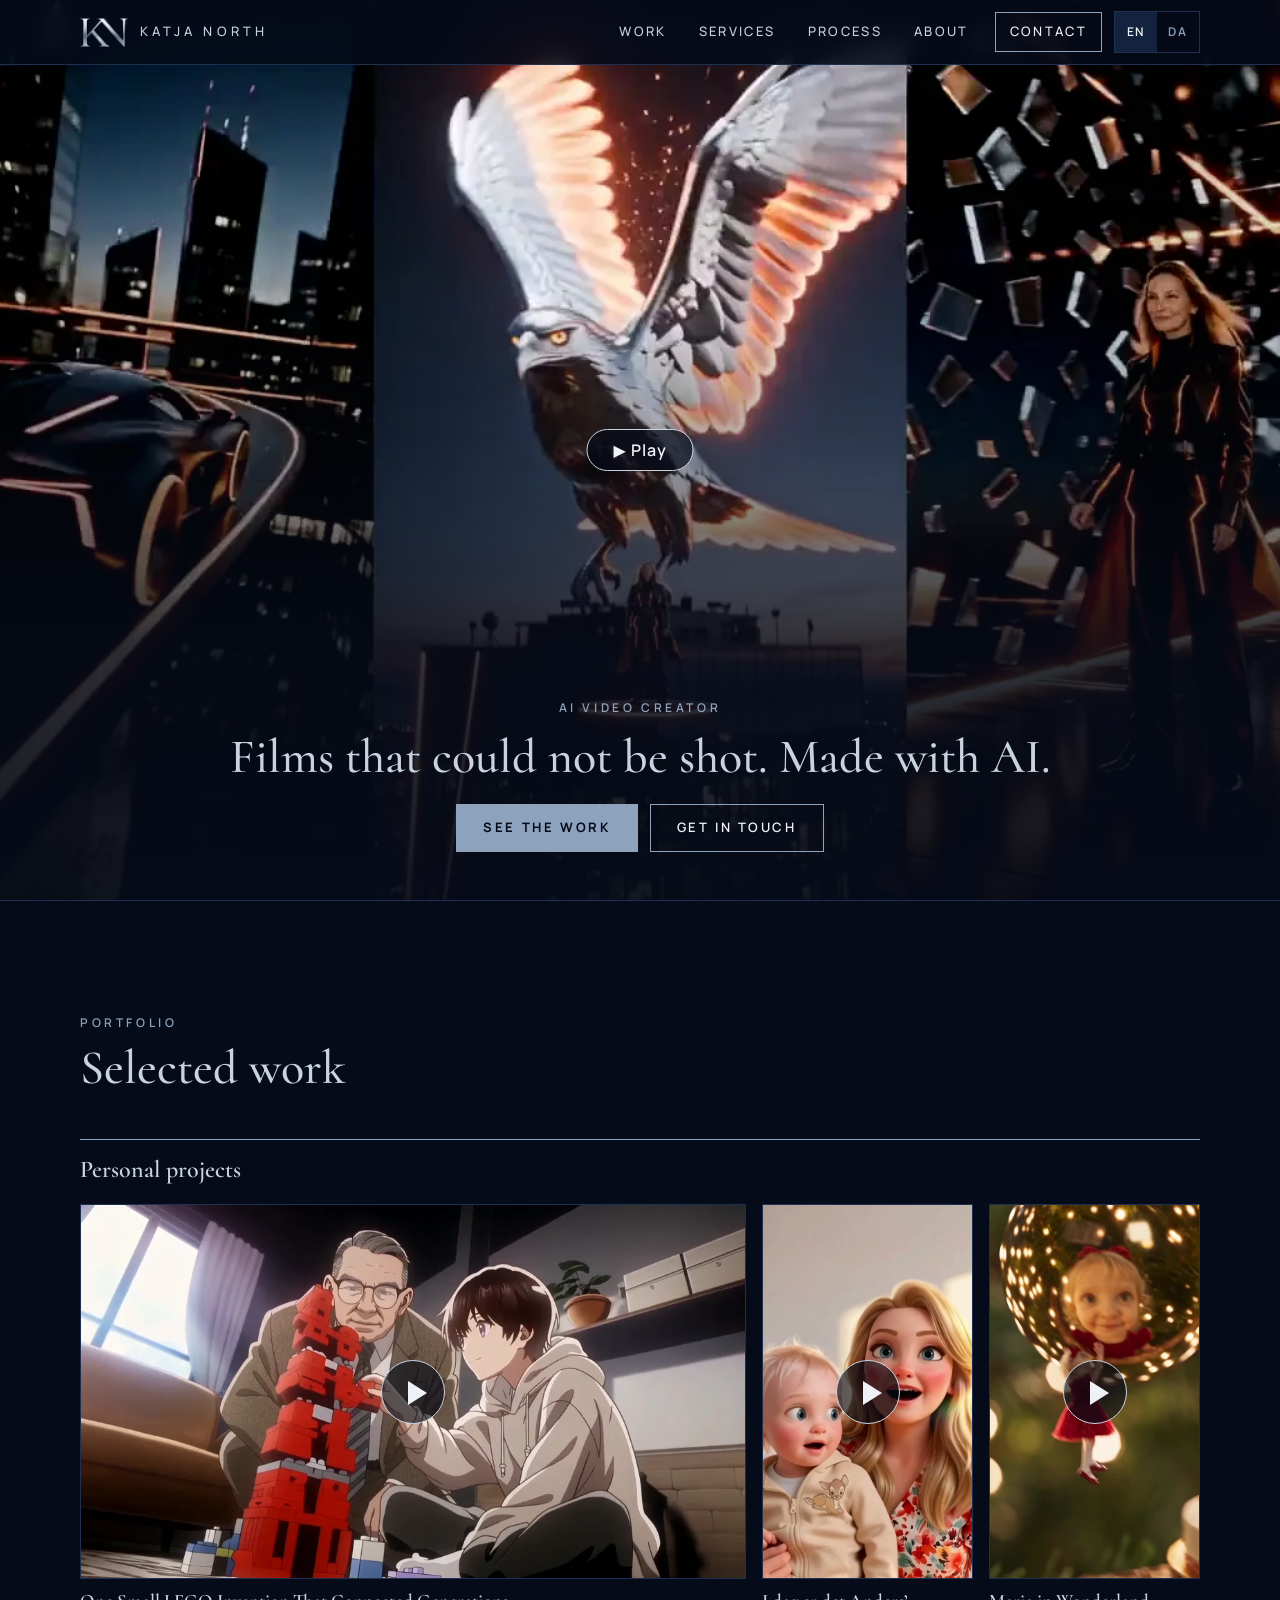
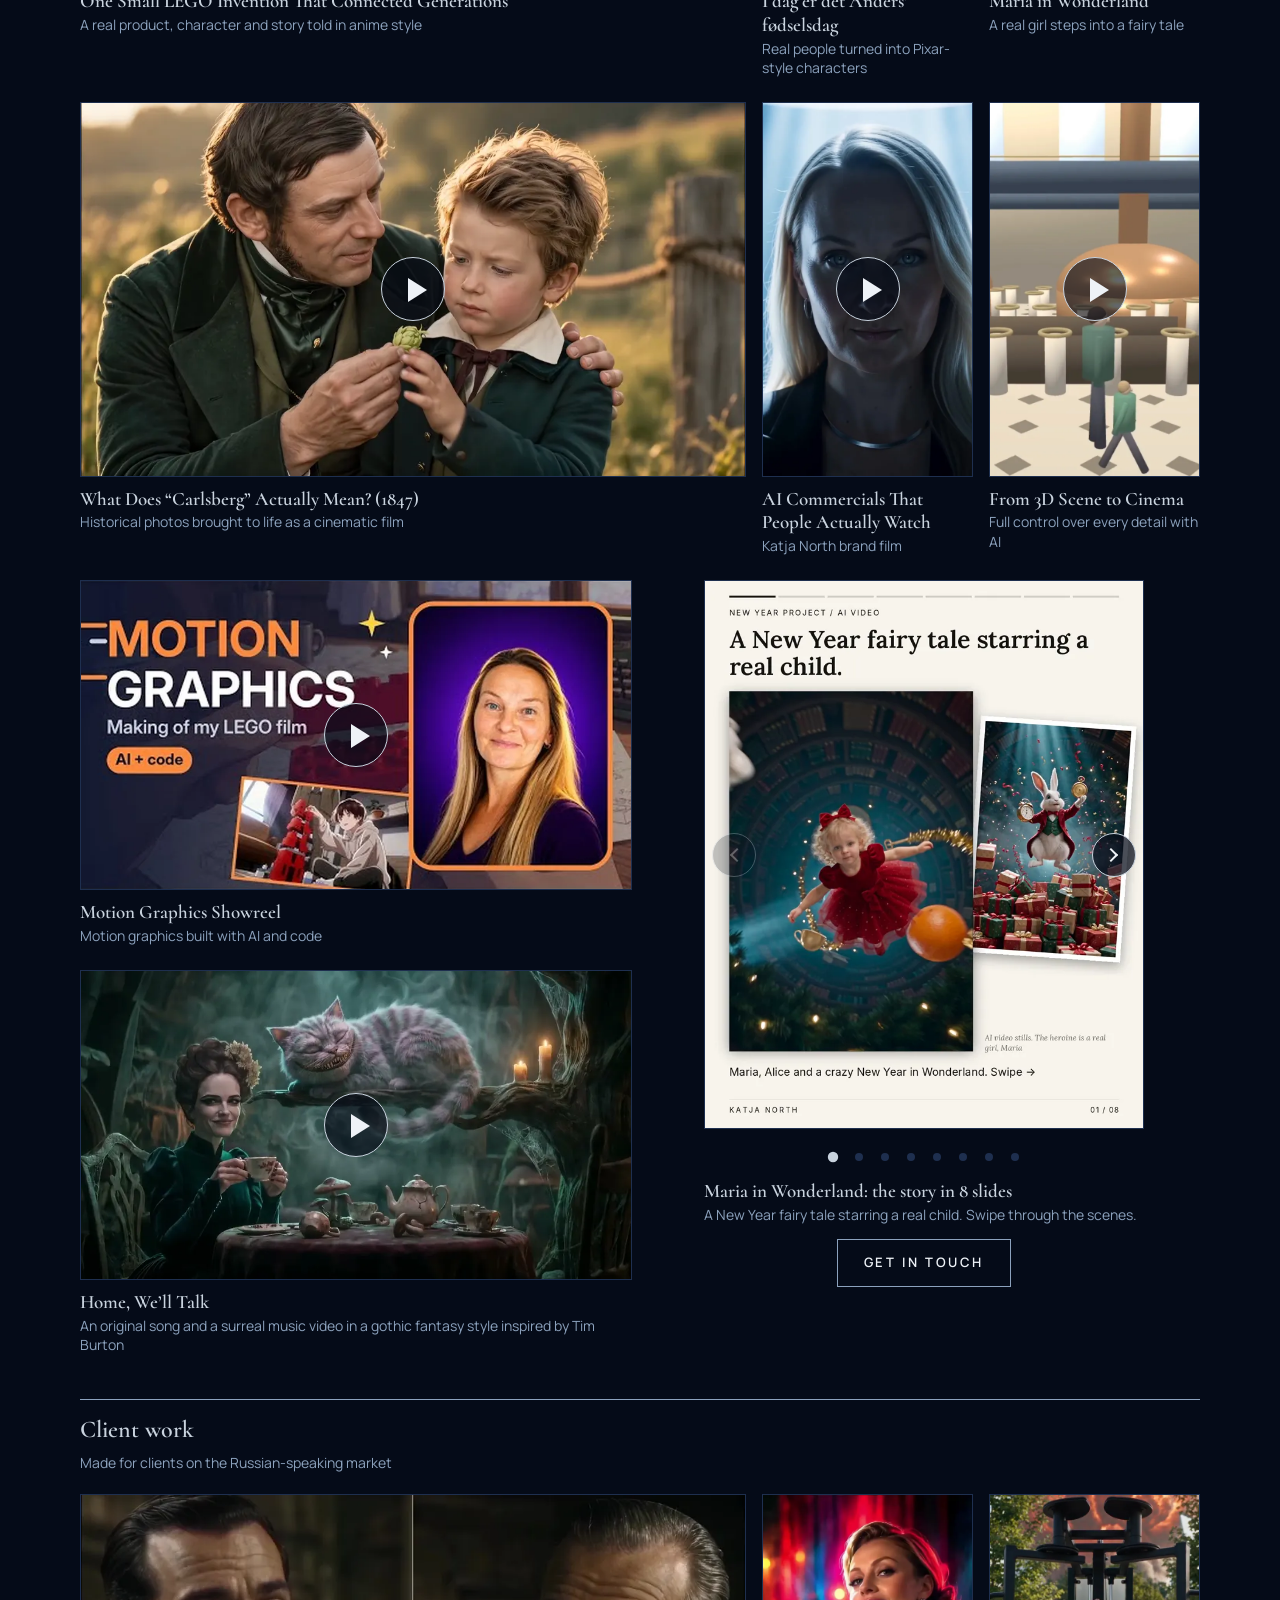
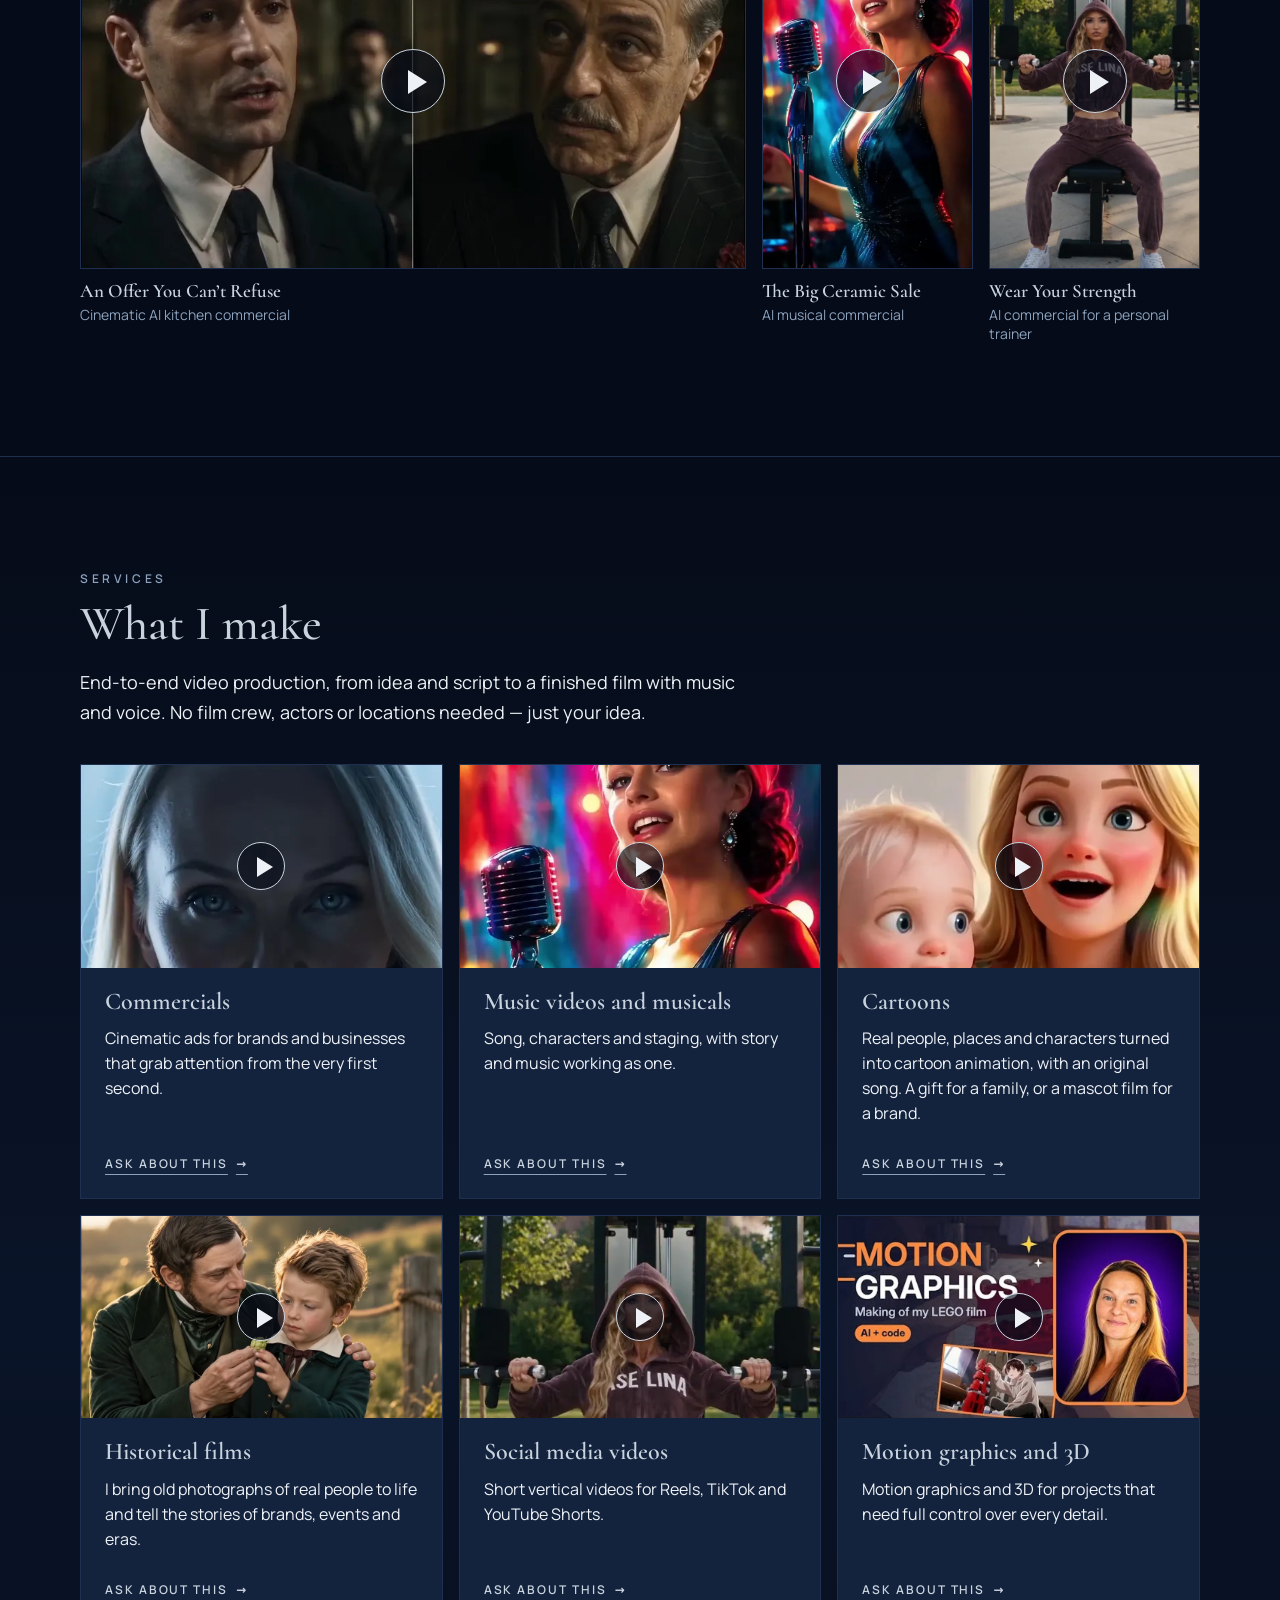
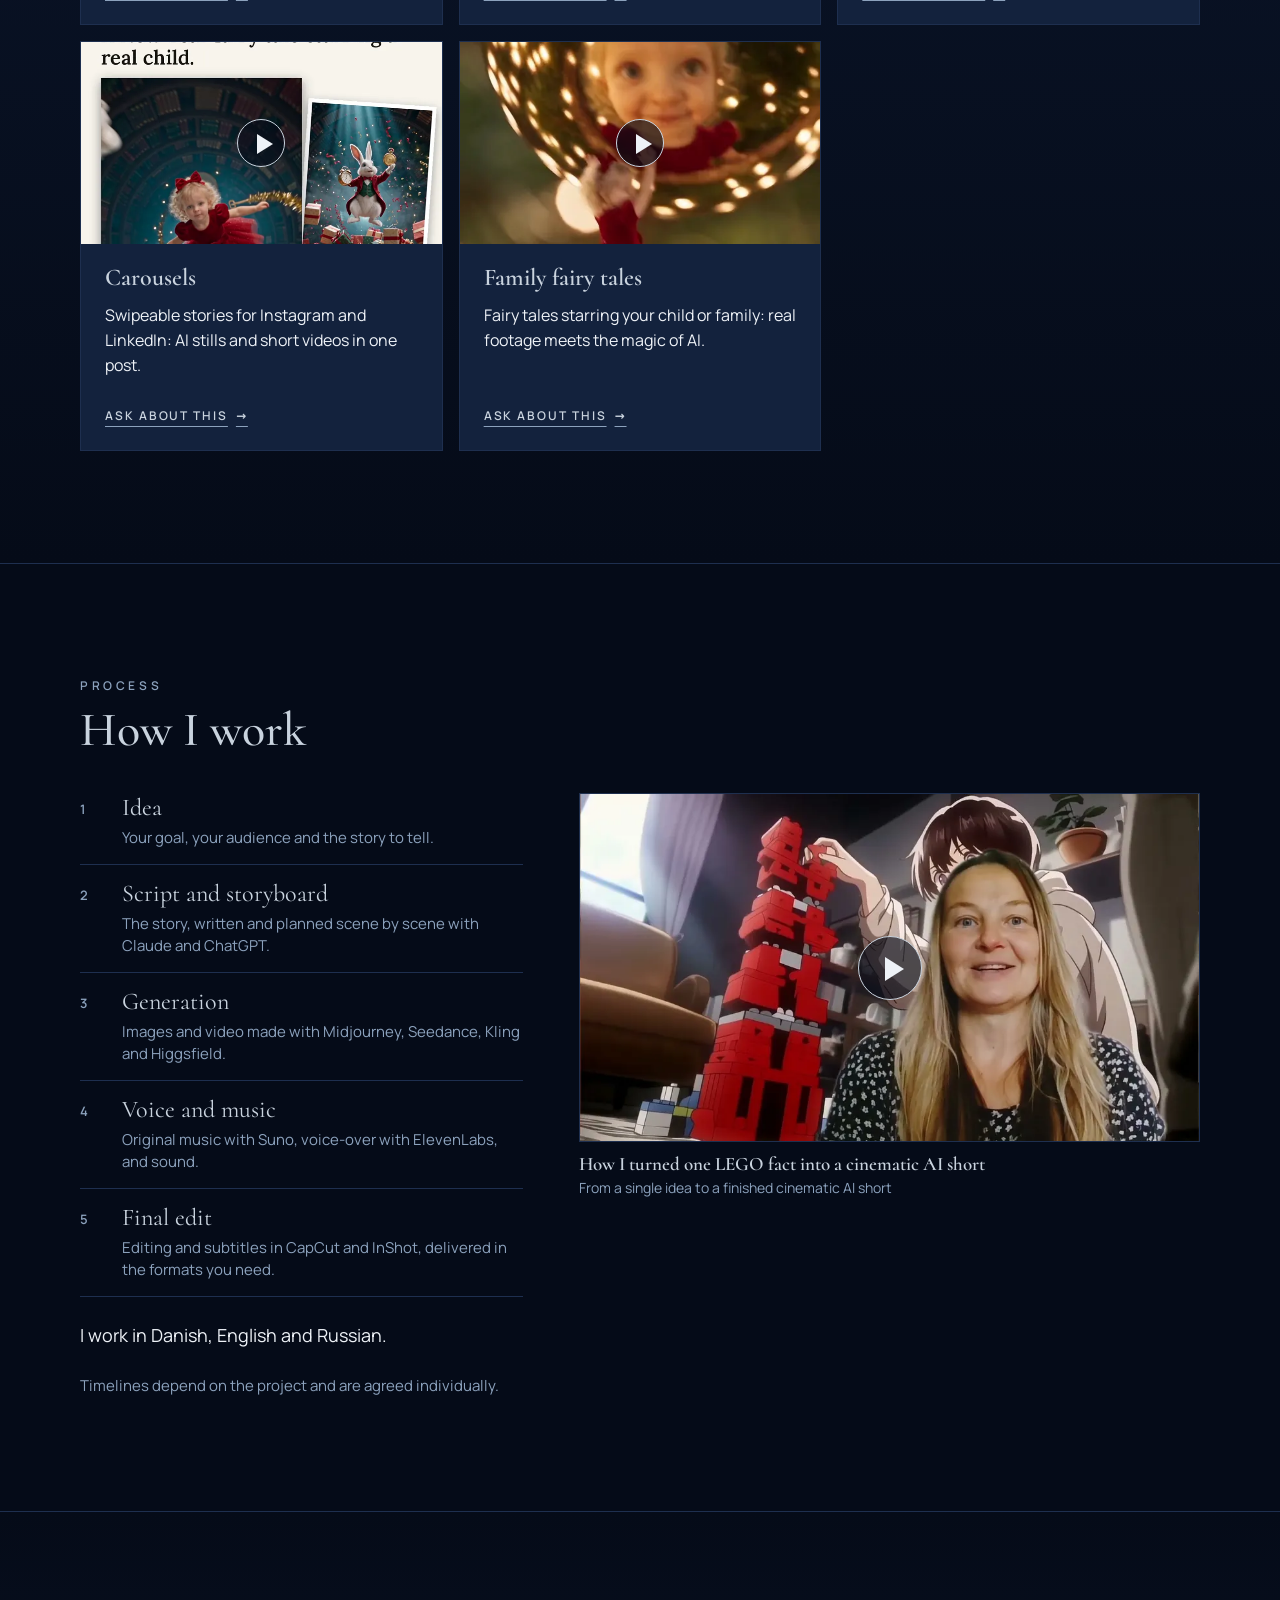
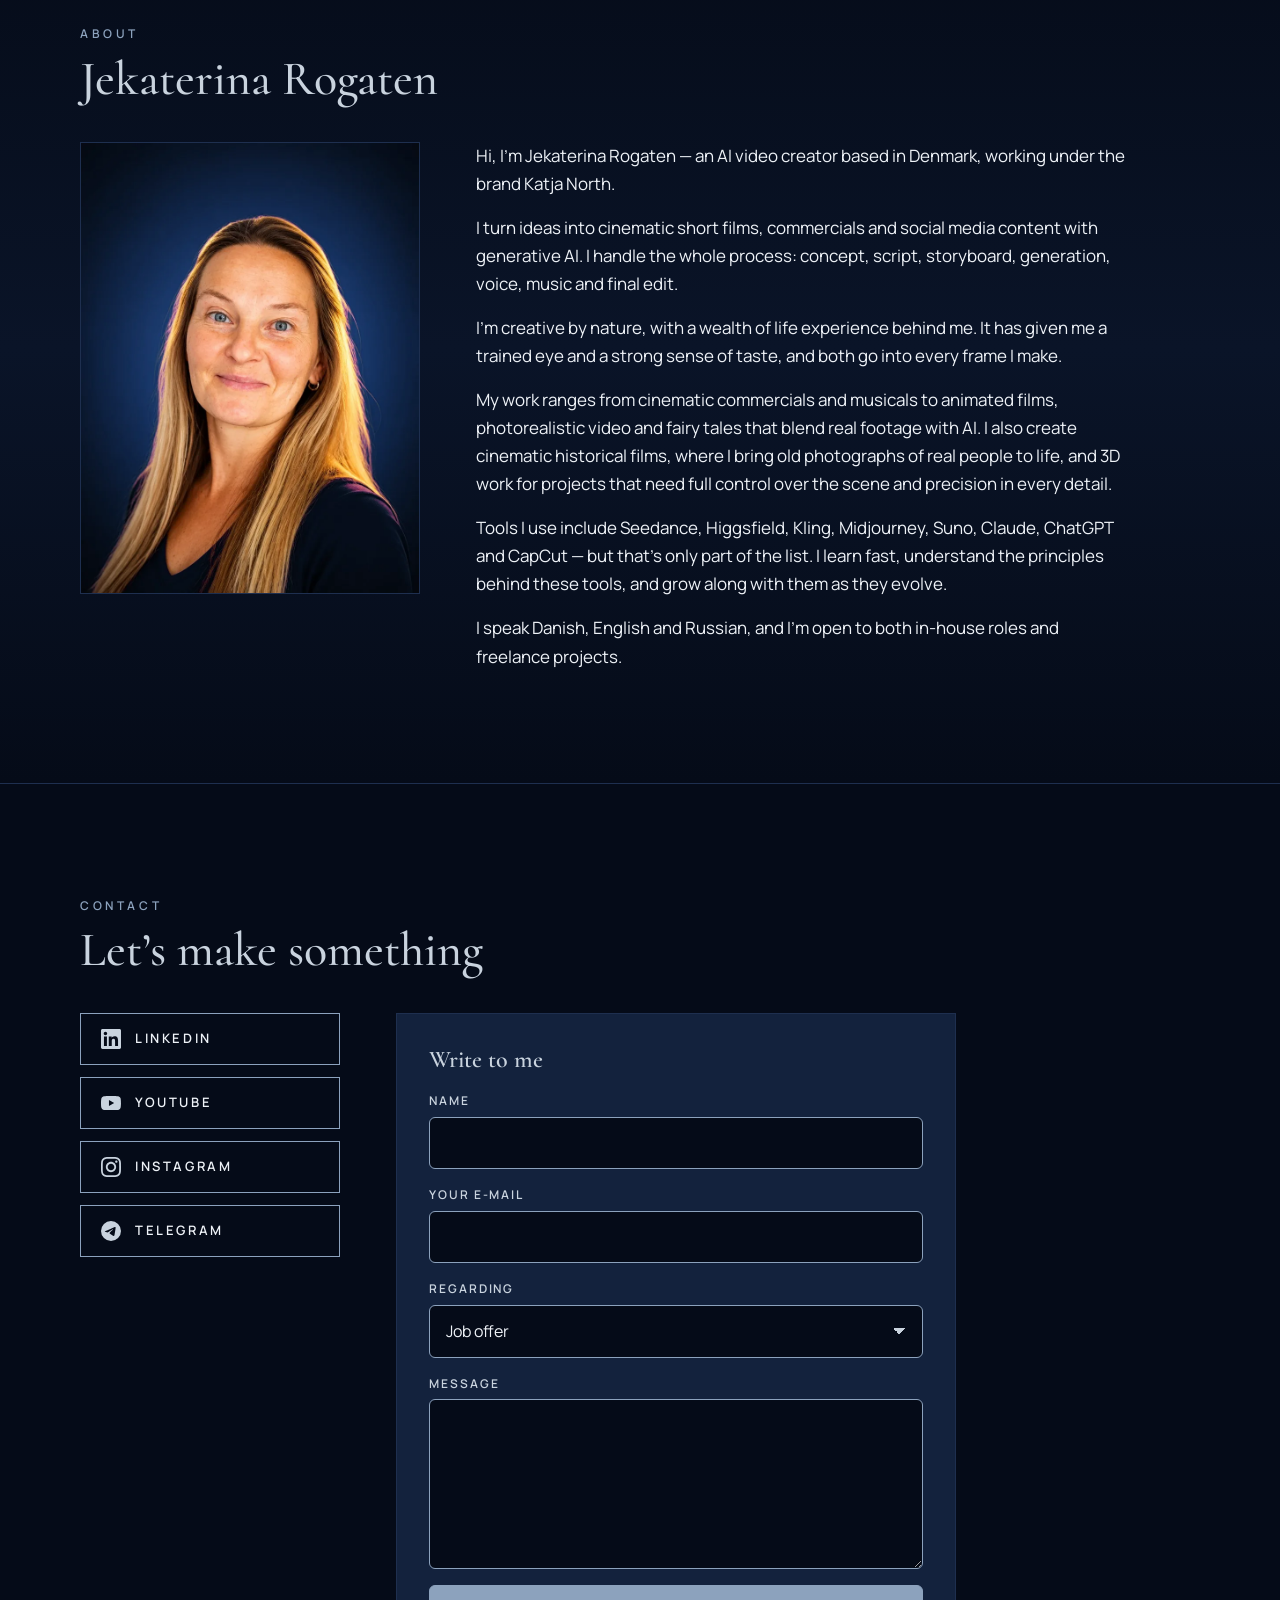
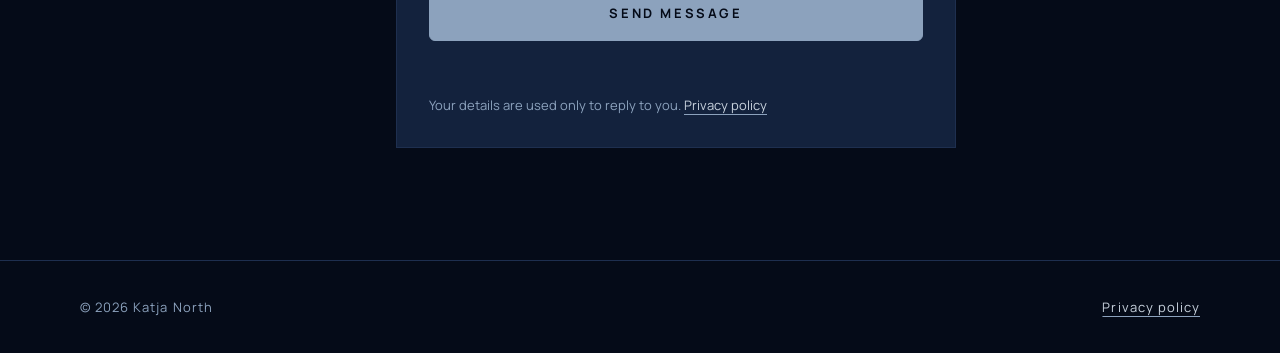
<file: index.html>
<!doctype html>
<html lang="en">
<head>
<meta charset="utf-8">
<meta name="viewport" content="width=device-width, initial-scale=1, viewport-fit=cover">
<title>Katja North — AI video creator in Denmark | AI commercials and films</title>
<meta name="description" content="Katja North (Jekaterina Rogaten) — AI video creator in Denmark. Cinematic commercials, music videos, historical films, animation and social media video made with generative AI.">
<link rel="canonical" href="https://katjanorth.com/">
<link rel="alternate" hreflang="en" href="https://katjanorth.com/">
<link rel="alternate" hreflang="da" href="https://katjanorth.com/da/">
<link rel="alternate" hreflang="x-default" href="https://katjanorth.com/">
<meta property="og:type" content="website">
<meta property="og:site_name" content="Katja North">
<meta property="og:locale" content="en_GB">
<meta property="og:url" content="https://katjanorth.com/">
<meta property="og:title" content="Katja North — AI video creator in Denmark">
<meta property="og:description" content="Cinematic commercials, music videos, historical films, animation and social media video made with generative AI.">
<meta property="og:image" content="https://katjanorth.com/assets/img/og.jpg">
<meta property="og:image:width" content="1200">
<meta property="og:image:height" content="630">
<meta name="twitter:card" content="summary_large_image">
<script type="application/ld+json">{"@context":"https://schema.org","@type":"Person","name":"Jekaterina Rogaten","alternateName":"Katja North","jobTitle":"AI video creator","url":"https://katjanorth.com/","image":"https://katjanorth.com/assets/img/katja.webp","address":{"@type":"PostalAddress","addressCountry":"DK"},"knowsLanguage":["da","en","ru"],"sameAs":["https://www.linkedin.com/in/jekaterina-rogaten-085a33438","https://youtube.com/@katja_north","https://www.instagram.com/katja_north","https://t.me/katja_north_ai"]}</script>
<meta name="theme-color" content="#050B18">
<link rel="icon" href="assets/img/logo-kn.png" type="image/png">
<link rel="preload" href="assets/fonts/manrope-latin-wght-normal.woff2" as="font" type="font/woff2" crossorigin>
<link rel="preload" href="assets/fonts/cormorant-latin-wght-normal.woff2" as="font" type="font/woff2" crossorigin>
<link rel="stylesheet" href="assets/css/style.css">
<noscript><style>.hero.intro::after{opacity:1}.hero.intro .hero-text{opacity:1;visibility:visible;transform:none}</style></noscript>
</head>
<body>
<a class="skip" href="#main" data-i18n="skip">Skip to content</a>

<header class="site-header" id="top">
  <div class="header-inner">
    <a class="brand" href="#top" aria-label="Katja North" translate="no">
      <img src="assets/img/logo-kn.png" width="388" height="245" alt="">
      <span>Katja North</span>
    </a>
    <nav class="site-nav" id="site-nav" aria-label="Sections" data-i18n-aria="ui.sections">
      <a href="#work" data-i18n="nav.work">Work</a>
      <a href="#services" data-i18n="nav.services">Services</a>
      <a href="#process" data-i18n="nav.process">Process</a>
      <a href="#about" data-i18n="nav.about">About</a>
      <a href="#contact" class="nav-cta" data-i18n="nav.contact">Contact</a>
    </nav>
    <nav class="lang" aria-label="Language / Sprog" translate="no">
      <!-- LANG:START -->
      <a href="./" lang="en" hreflang="en" aria-current="true" aria-label="English">EN</a>
      <a href="da/" lang="da" hreflang="da" aria-label="Dansk">DA</a>
      <!-- LANG:END -->
    </nav>
    <button class="menu-btn" id="menu-btn" type="button" aria-expanded="false" aria-controls="site-nav" aria-label="Menu">
      <span></span><span></span><span></span>
    </button>
  </div>
</header>

<main id="main">

  <section class="hero intro" aria-label="Intro">
    <div class="wrap hero-inner">
      <!-- HERO-VIDEO:START (этот блок заменяет команда из .проект/правила/ролик-главного-экрана.md) -->
      <div class="hero-video">
        <div class="frame hero-loop" data-wide="assets/video/hero-wide.mp4" data-tall="assets/video/hero-tall.mp4" data-poster-wide="assets/video/hero-wide.webp" data-poster-tall="assets/video/hero-tall.webp">
          <video muted loop playsinline preload="metadata" aria-label="Katja North showreel" translate="no"></video>
        </div>
      </div>
      <!-- HERO-VIDEO:END -->
      <div class="hero-text">
        <p class="eyebrow" data-i18n="hero.eyebrow">AI video creator</p>
        <h1 data-i18n="hero.title">Films that could not be shot. Made with AI.</h1>
        <div class="hero-actions">
          <a class="btn btn-primary" href="#work" data-i18n="hero.work">See the work</a>
          <a class="btn" href="#contact" data-i18n="hero.contact">Get in touch</a>
        </div>
      </div>
    </div>
  </section>

  <section class="section" id="work">
    <div class="wrap">
      <p class="eyebrow" data-i18n="work.eyebrow">Portfolio</p>
      <h2 data-i18n="work.title">Selected work</h2>

      <h3 class="group-title" data-i18n="work.personal">Personal projects</h3>
      <div class="row-mix">
        <figure class="video wide">
          <div class="frame"><button type="button" class="play-btn" data-yt="LkNoCXGbqpU" data-title="One Small LEGO Invention That Connected Generations" aria-label="Play video: One Small LEGO Invention That Connected Generations"><img src="assets/img/covers/LkNoCXGbqpU.webp" width="960" height="540" alt="" loading="lazy" decoding="async"><span class="play" aria-hidden="true"></span></button></div>
          <figcaption><strong translate="no">One Small LEGO Invention That Connected Generations</strong><span data-i18n="cap.p5">A real product, character and story told in anime style</span></figcaption>
        </figure>
        <figure id="ex-cartoons" class="video tall">
          <div class="frame"><button type="button" class="play-btn" data-yt="qneAWVJtMv0" data-title="I dag er det Anders’ fødselsdag" aria-label="Play video: I dag er det Anders’ fødselsdag"><img src="assets/img/covers/qneAWVJtMv0.webp" width="540" height="960" alt="" loading="lazy" decoding="async"><span class="play" aria-hidden="true"></span></button></div>
          <figcaption><strong translate="no">I dag er det Anders’ fødselsdag</strong><span data-i18n="cap.p2">Real people turned into Pixar-style characters</span></figcaption>
        </figure>
        <figure id="ex-animation" class="video tall">
          <div class="frame"><button type="button" class="play-btn" data-yt="cWIKWivxySs" data-title="Maria in Wonderland" aria-label="Play video: Maria in Wonderland"><img src="assets/img/covers/cWIKWivxySs.webp" width="540" height="960" alt="" loading="lazy" decoding="async"><span class="play" aria-hidden="true"></span></button></div>
          <figcaption><strong translate="no">Maria in Wonderland</strong><span data-i18n="cap.p3">A real girl steps into a fairy tale</span></figcaption>
        </figure>
      </div>
      <div class="row-mix">
        <figure id="ex-historical" class="video wide">
          <div class="frame"><button type="button" class="play-btn" data-yt="ZE6QltWo5yY" data-title="What Does “Carlsberg” Actually Mean? (1847)" aria-label="Play video: What Does “Carlsberg” Actually Mean? (1847)"><img src="assets/img/covers/ZE6QltWo5yY.webp" width="960" height="540" alt="" loading="lazy" decoding="async"><span class="play" aria-hidden="true"></span></button></div>
          <figcaption><strong translate="no">What Does “Carlsberg” Actually Mean? (1847)</strong><span data-i18n="cap.p1">Historical photos brought to life as a cinematic film</span></figcaption>
        </figure>
        <figure id="ex-commercials" class="video tall">
          <div class="frame"><button type="button" class="play-btn" data-yt="skiCRepiLbw" data-title="AI Commercials That People Actually Watch" aria-label="Play video: AI Commercials That People Actually Watch"><img src="assets/img/covers/skiCRepiLbw.webp" width="540" height="960" alt="" loading="lazy" decoding="async"><span class="play" aria-hidden="true"></span></button></div>
          <figcaption><strong translate="no">AI Commercials That People Actually Watch</strong><span data-i18n="cap.p6">Katja North brand film</span></figcaption>
        </figure>
        <figure class="video tall">
          <div class="frame"><button type="button" class="play-btn" data-yt="U9ZX_11K3Z4" data-title="From 3D Scene to Cinema" aria-label="Play video: From 3D Scene to Cinema"><img src="assets/img/covers/U9ZX_11K3Z4.webp" width="540" height="960" alt="" loading="lazy" decoding="async"><span class="play" aria-hidden="true"></span></button></div>
          <figcaption><strong translate="no">From 3D Scene to Cinema</strong><span data-i18n="cap.p7">Full control over every detail with AI</span></figcaption>
        </figure>
      </div>
      <div class="row-two">
        <div class="row-stack">
          <figure id="ex-motion" class="video wide">
            <div class="frame"><button type="button" class="play-btn" data-yt="EWrwLJ4_ZkI" data-title="Motion Graphics Showreel" aria-label="Play video: Motion Graphics Showreel"><img src="assets/img/covers/EWrwLJ4_ZkI.webp" width="960" height="540" alt="" loading="lazy" decoding="async"><span class="play" aria-hidden="true"></span></button></div>
            <figcaption><strong translate="no">Motion Graphics Showreel</strong><span data-i18n="cap.n1">Motion graphics built with AI and code</span></figcaption>
          </figure>
          <figure class="video wide">
            <div class="frame"><button type="button" class="play-btn" data-yt="rHyy3uDkzoM" data-title="Home, We’ll Talk" aria-label="Play video: Home, We’ll Talk"><img src="assets/img/covers/rHyy3uDkzoM.webp" width="960" height="540" alt="" loading="lazy" decoding="async"><span class="play" aria-hidden="true"></span></button></div>
            <figcaption><strong translate="no">Home, We’ll Talk</strong><span data-i18n="cap.p4">An original song and a surreal music video in a gothic fantasy style inspired by Tim Burton</span></figcaption>
            </figure>
        </div>
        <figure class="video carousel-fig" id="carousel">
          <div class="carousel" role="region" aria-roledescription="carousel">
            <div class="car-track" tabindex="0">
              <div class="car-slide" role="group" aria-roledescription="slide"><img src="assets/carousel/s01.webp" width="720" height="900" alt="" loading="lazy" decoding="async"></div>
              <div class="car-slide" role="group" aria-roledescription="slide"><video muted loop playsinline preload="none" poster="assets/carousel/p02.webp" data-src="assets/carousel/s02.mp4" translate="no"></video></div>
              <div class="car-slide" role="group" aria-roledescription="slide"><video muted loop playsinline preload="none" poster="assets/carousel/p03.webp" data-src="assets/carousel/s03.mp4" translate="no"></video></div>
              <div class="car-slide" role="group" aria-roledescription="slide"><video muted loop playsinline preload="none" poster="assets/carousel/p04.webp" data-src="assets/carousel/s04.mp4" translate="no"></video></div>
              <div class="car-slide" role="group" aria-roledescription="slide"><video muted loop playsinline preload="none" poster="assets/carousel/p05.webp" data-src="assets/carousel/s05.mp4" translate="no"></video></div>
              <div class="car-slide" role="group" aria-roledescription="slide"><video muted loop playsinline preload="none" poster="assets/carousel/p06.webp" data-src="assets/carousel/s06.mp4" translate="no"></video></div>
              <div class="car-slide" role="group" aria-roledescription="slide"><video muted loop playsinline preload="none" poster="assets/carousel/p07.webp" data-src="assets/carousel/s07.mp4" translate="no"></video></div>
              <div class="car-slide" role="group" aria-roledescription="slide"><img src="assets/carousel/s08.webp" width="720" height="900" alt="" loading="lazy" decoding="async"></div>
            </div>
            <button type="button" class="car-btn car-prev" disabled></button>
            <button type="button" class="car-btn car-next"></button>
          </div>
          <div class="car-dots"></div>
          <figcaption><strong translate="no">Maria in Wonderland: the story in 8 slides</strong><span data-i18n="cap.p9">A New Year fairy tale starring a real child. Swipe through the scenes.</span></figcaption>
          <a class="btn work-cta" href="#contact" data-i18n="hero.contact">Get in touch</a>
        </figure>
      </div>

      <h3 class="group-title" data-i18n="work.client">Client work</h3>
      <p class="group-note" data-i18n="work.clientnote">Made for clients on the Russian-speaking market</p>
      <div class="row-mix">
        <figure class="video wide">
          <div class="frame"><button type="button" class="play-btn" data-yt="bs8Trxc5Lyw" data-title="An Offer You Can’t Refuse" aria-label="Play video: An Offer You Can’t Refuse"><img src="assets/img/covers/bs8Trxc5Lyw.webp" width="960" height="540" alt="" loading="lazy" decoding="async"><span class="play" aria-hidden="true"></span></button></div>
          <figcaption><strong translate="no">An Offer You Can’t Refuse</strong><span data-i18n="cap.k1">Cinematic AI kitchen commercial</span></figcaption>
        </figure>
        <figure id="ex-music" class="video tall">
          <div class="frame"><button type="button" class="play-btn" data-yt="XigeB61Av88" data-title="The Big Ceramic Sale" aria-label="Play video: The Big Ceramic Sale"><img src="assets/img/covers/XigeB61Av88.webp" width="540" height="960" alt="" loading="lazy" decoding="async"><span class="play" aria-hidden="true"></span></button></div>
          <figcaption><strong translate="no">The Big Ceramic Sale</strong><span data-i18n="cap.k2">AI musical commercial</span></figcaption>
        </figure>
        <figure id="ex-social" class="video tall">
          <div class="frame"><button type="button" class="play-btn" data-yt="LeQFFaoPtnA" data-title="Wear Your Strength" aria-label="Play video: Wear Your Strength"><img src="assets/img/covers/LeQFFaoPtnA.webp" width="540" height="960" alt="" loading="lazy" decoding="async"><span class="play" aria-hidden="true"></span></button></div>
          <figcaption><strong translate="no">Wear Your Strength</strong><span data-i18n="cap.k3">AI commercial for a personal trainer</span></figcaption>
        </figure>
      </div>
    </div>
  </section>

  <section class="section" id="services">
    <div class="wrap">
      <p class="eyebrow" data-i18n="services.eyebrow">Services</p>
      <h2 data-i18n="services.title">What I make</h2>
      <p class="lead" data-i18n="services.lead">End-to-end video production, from idea and script to a finished film with music and voice. No film crew, actors or locations needed — just your idea.</p>
      <div class="services">
        <article>
          <a class="card-thumb" href="#ex-commercials"><img src="assets/img/covers/skiCRepiLbw.webp" width="960" height="540" alt="" loading="lazy" decoding="async"><span class="play" aria-hidden="true"></span><span class="sr" data-i18n="svc.example">See example</span></a>
          <div class="card-body">
            <h3 data-i18n="s1.t">Commercials</h3>
            <p data-i18n="s1.d">Cinematic ads for brands and businesses that grab attention from the very first second.</p>
            <div class="card-actions">
              <a class="card-link" href="#contact-form" data-ask data-i18n="svc.ask">Ask about this</a>
            </div>
          </div>
        </article>
        <article>
          <a class="card-thumb" href="#ex-music"><img src="assets/img/covers/XigeB61Av88.webp" width="960" height="540" alt="" loading="lazy" decoding="async"><span class="play" aria-hidden="true"></span><span class="sr" data-i18n="svc.example">See example</span></a>
          <div class="card-body">
            <h3 data-i18n="s2.t">Music videos and musicals</h3>
            <p data-i18n="s2.d">Song, characters and staging, with story and music working as one.</p>
            <div class="card-actions">
              <a class="card-link" href="#contact-form" data-ask data-i18n="svc.ask">Ask about this</a>
            </div>
          </div>
        </article>
        <article>
          <a class="card-thumb" href="#ex-cartoons"><img src="assets/img/covers/qneAWVJtMv0.webp" width="540" height="960" alt="" style="object-position:center 46%" loading="lazy" decoding="async"><span class="play" aria-hidden="true"></span><span class="sr" data-i18n="svc.example">See example</span></a>
          <div class="card-body">
            <h3 data-i18n="s8.t">Cartoons</h3>
            <p data-i18n="s8.d">Real people, places and characters turned into cartoon animation, with an original song. A gift for a family, or a mascot film for a brand.</p>
            <div class="card-actions">
              <a class="card-link" href="#contact-form" data-ask data-i18n="svc.ask">Ask about this</a>
            </div>
          </div>
        </article>
        <article>
          <a class="card-thumb" href="#ex-historical"><img src="assets/img/covers/ZE6QltWo5yY.webp" width="960" height="540" alt="" loading="lazy" decoding="async"><span class="play" aria-hidden="true"></span><span class="sr" data-i18n="svc.example">See example</span></a>
          <div class="card-body">
            <h3 data-i18n="s3.t">Historical films</h3>
            <p data-i18n="s3.d">I bring old photographs of real people to life and tell the stories of brands, events and eras.</p>
            <div class="card-actions">
              <a class="card-link" href="#contact-form" data-ask data-i18n="svc.ask">Ask about this</a>
            </div>
          </div>
        </article>
        <article>
          <a class="card-thumb" href="#ex-social"><img src="assets/img/covers/LeQFFaoPtnA.webp" width="960" height="540" alt="" loading="lazy" decoding="async"><span class="play" aria-hidden="true"></span><span class="sr" data-i18n="svc.example">See example</span></a>
          <div class="card-body">
            <h3 data-i18n="s5.t">Social media videos</h3>
            <p data-i18n="s5.d">Short vertical videos for Reels, TikTok and YouTube Shorts.</p>
            <div class="card-actions">
              <a class="card-link" href="#contact-form" data-ask data-i18n="svc.ask">Ask about this</a>
            </div>
          </div>
        </article>
        <article>
          <a class="card-thumb" href="#ex-motion"><img src="assets/img/covers/EWrwLJ4_ZkI.webp" width="960" height="540" alt="" style="object-position:left center" loading="lazy" decoding="async"><span class="play" aria-hidden="true"></span><span class="sr" data-i18n="svc.example">See example</span></a>
          <div class="card-body">
            <h3 data-i18n="s6.t">Motion graphics and 3D</h3>
            <p data-i18n="s6.d">Motion graphics and 3D for projects that need full control over every detail.</p>
            <div class="card-actions">
              <a class="card-link" href="#contact-form" data-ask data-i18n="svc.ask">Ask about this</a>
            </div>
          </div>
        </article>
        <article>
          <a class="card-thumb" href="#carousel"><img src="assets/carousel/s01.webp" width="720" height="900" alt="" style="object-position:center 22%" loading="lazy" decoding="async"><span class="play" aria-hidden="true"></span><span class="sr" data-i18n="svc.example">See example</span></a>
          <div class="card-body">
            <h3 data-i18n="s7.t">Carousels</h3>
            <p data-i18n="s7.d">Swipeable stories for Instagram and LinkedIn: AI stills and short videos in one post.</p>
            <div class="card-actions">
              <a class="card-link" href="#contact-form" data-ask data-i18n="svc.ask">Ask about this</a>
            </div>
          </div>
        </article>
        <article>
          <a class="card-thumb" href="#ex-animation"><img src="assets/img/covers/cWIKWivxySs.webp" width="960" height="540" alt="" loading="lazy" decoding="async"><span class="play" aria-hidden="true"></span><span class="sr" data-i18n="svc.example">See example</span></a>
          <div class="card-body">
            <h3 data-i18n="s4.t">Family fairy tales</h3>
            <p data-i18n="s4.d">Fairy tales starring your child or family: real footage meets the magic of AI.</p>
            <div class="card-actions">
              <a class="card-link" href="#contact-form" data-ask data-i18n="svc.ask">Ask about this</a>
            </div>
          </div>
        </article>
      </div>
    </div>
  </section>

  <section class="section" id="process">
    <div class="wrap">
      <p class="eyebrow" data-i18n="process.eyebrow">Process</p>
      <h2 data-i18n="process.title">How I work</h2>
      <div class="process">
        <div class="process-text">
          <ol class="steps">
            <li><strong data-i18n="process.s1">Idea</strong><span data-i18n="process.s1d">Your goal, your audience and the story to tell.</span></li>
            <li><strong data-i18n="process.s2">Script and storyboard</strong><span data-i18n="process.s2d">The story, written and planned scene by scene with Claude and ChatGPT.</span></li>
            <li><strong data-i18n="process.s3">Generation</strong><span data-i18n="process.s3d">Images and video made with Midjourney, Seedance, Kling and Higgsfield.</span></li>
            <li><strong data-i18n="process.s4">Voice and music</strong><span data-i18n="process.s4d">Original music with Suno, voice-over with ElevenLabs, and sound.</span></li>
            <li><strong data-i18n="process.s5">Final edit</strong><span data-i18n="process.s5d">Editing and subtitles in CapCut and InShot, delivered in the formats you need.</span></li>
          </ol>
          <p class="lead process-lang" data-i18n="process.lang">I work in Danish, English and Russian.</p>
          <p class="process-note" data-i18n="process.note">Timelines depend on the project and are agreed individually.</p>
        </div>
        <figure class="video wide">
          <div class="frame"><button type="button" class="play-btn" data-yt="yY90yuF1jq8" data-title="How I turned one LEGO fact into a cinematic AI short" aria-label="Play video: How I turned one LEGO fact into a cinematic AI short"><img src="assets/img/covers/yY90yuF1jq8.webp" width="960" height="540" alt="" loading="lazy" decoding="async"><span class="play" aria-hidden="true"></span></button></div>
          <figcaption><strong translate="no">How I turned one LEGO fact into a cinematic AI short</strong><span data-i18n="cap.n2">From a single idea to a finished cinematic AI short</span></figcaption>
        </figure>
      </div>
    </div>
  </section>

  <section class="section" id="about">
    <div class="wrap">
      <p class="eyebrow" data-i18n="about.eyebrow">About</p>
      <h2 translate="no">Jekaterina Rogaten</h2>
      <div class="about">
        <img class="about-photo" src="assets/img/katja.webp" width="768" height="1024" alt="Jekaterina Rogaten" loading="lazy" decoding="async">
        <div class="about-text">
          <p data-i18n="about.p1">Hi, I’m Jekaterina Rogaten — an AI video creator based in Denmark, working under the brand Katja North.</p>
          <p data-i18n="about.p2">I turn ideas into cinematic short films, commercials and social media content with generative AI. I handle the whole process: concept, script, storyboard, generation, voice, music and final edit.</p>
          <div class="about-more" id="about-more">
          <p data-i18n="about.p3">I’m creative by nature, with a wealth of life experience behind me. It has given me a trained eye and a strong sense of taste, and both go into every frame I make.</p>
          <p data-i18n="about.p4">My work ranges from cinematic commercials and musicals to animated films, photorealistic video and fairy tales that blend real footage with AI. I also create cinematic historical films, where I bring old photographs of real people to life, and 3D work for projects that need full control over the scene and precision in every detail.</p>
          <p data-i18n="about.p5">Tools I use include Seedance, Higgsfield, Kling, Midjourney, Suno, Claude, ChatGPT and CapCut — but that’s only part of the list. I learn fast, understand the principles behind these tools, and grow along with them as they evolve.</p>
          </div>
          <p data-i18n="about.p6">I speak Danish, English and Russian, and I’m open to both in-house roles and freelance projects.</p>
          <button type="button" class="about-toggle" id="about-toggle" aria-controls="about-more" aria-expanded="false" hidden></button>
        </div>
      </div>
    </div>
  </section>

  <section class="section" id="contact">
    <div class="wrap">
      <p class="eyebrow" data-i18n="contact.eyebrow">Contact</p>
      <h2 data-i18n="contact.title">Let’s make something</h2>
      <div class="contact">
        <ul class="socials">
          <li><a href="https://www.linkedin.com/in/jekaterina-rogaten-085a33438" target="_blank" rel="noopener"><svg viewBox="0 0 24 24" width="20" height="20" aria-hidden="true" focusable="false"><path fill="currentColor" d="M20.447 20.452h-3.554v-5.569c0-1.328-.027-3.037-1.852-3.037-1.853 0-2.136 1.445-2.136 2.939v5.667H9.351V9h3.414v1.561h.046c.477-.9 1.637-1.85 3.37-1.85 3.601 0 4.267 2.37 4.267 5.455v6.286zM5.337 7.433c-1.144 0-2.063-.926-2.063-2.065 0-1.138.92-2.063 2.063-2.063 1.14 0 2.064.925 2.064 2.063 0 1.139-.925 2.065-2.064 2.065zm1.782 13.019H3.555V9h3.564v11.452zM22.225 0H1.771C.792 0 0 .774 0 1.729v20.542C0 23.227.792 24 1.771 24h20.451C23.2 24 24 23.227 24 22.271V1.729C24 .774 23.2 0 22.222 0h.003z"/></svg><span>LinkedIn</span></a></li>
          <li><a href="https://youtube.com/@katja_north" target="_blank" rel="noopener"><svg viewBox="0 0 24 24" width="20" height="20" aria-hidden="true" focusable="false"><path fill="currentColor" d="M23.498 6.186a3.016 3.016 0 0 0-2.122-2.136C19.505 3.545 12 3.545 12 3.545s-7.505 0-9.377.505A3.017 3.017 0 0 0 .502 6.186C0 8.07 0 12 0 12s0 3.93.502 5.814a3.016 3.016 0 0 0 2.122 2.136c1.871.505 9.376.505 9.376.505s7.505 0 9.377-.505a3.015 3.015 0 0 0 2.122-2.136C24 15.93 24 12 24 12s0-3.93-.502-5.814zM9.545 15.568V8.432L15.818 12l-6.273 3.568z"/></svg><span>YouTube</span></a></li>
          <li><a href="https://www.instagram.com/katja_north" target="_blank" rel="noopener"><svg viewBox="0 0 24 24" width="20" height="20" aria-hidden="true" focusable="false"><path fill="currentColor" d="M12 0C8.74 0 8.333.015 7.053.072 5.775.132 4.905.333 4.14.63c-.789.306-1.459.717-2.126 1.384S.935 3.35.63 4.14C.333 4.905.131 5.775.072 7.053.012 8.333 0 8.74 0 12s.015 3.667.072 4.947c.06 1.277.261 2.148.558 2.913.306.788.717 1.459 1.384 2.126.667.666 1.336 1.079 2.126 1.384.766.296 1.636.499 2.913.558C8.333 23.988 8.74 24 12 24s3.667-.015 4.947-.072c1.277-.06 2.148-.262 2.913-.558.788-.306 1.459-.718 2.126-1.384.666-.667 1.079-1.335 1.384-2.126.296-.765.499-1.636.558-2.913.06-1.28.072-1.687.072-4.947s-.015-3.667-.072-4.947c-.06-1.277-.262-2.149-.558-2.913-.306-.789-.718-1.459-1.384-2.126C21.319 1.347 20.651.935 19.86.63c-.765-.297-1.636-.499-2.913-.558C15.667.012 15.26 0 12 0zm0 2.16c3.203 0 3.585.016 4.85.071 1.17.055 1.805.249 2.227.415.562.217.96.477 1.382.896.419.42.679.819.896 1.381.164.422.36 1.057.413 2.227.057 1.266.07 1.646.07 4.85s-.015 3.585-.074 4.85c-.061 1.17-.256 1.805-.421 2.227-.224.562-.479.96-.899 1.382-.419.419-.824.679-1.38.896-.42.164-1.065.36-2.235.413-1.274.057-1.649.07-4.859.07-3.211 0-3.586-.015-4.859-.074-1.171-.061-1.816-.256-2.236-.421-.569-.224-.96-.479-1.379-.899-.421-.419-.69-.824-.9-1.38-.165-.42-.359-1.065-.42-2.235-.045-1.26-.061-1.649-.061-4.844 0-3.196.016-3.586.061-4.861.061-1.17.255-1.814.42-2.234.21-.57.479-.96.9-1.381.419-.419.81-.689 1.379-.898.42-.166 1.051-.361 2.221-.421 1.275-.045 1.65-.06 4.859-.06l.045.03zm0 3.678c-3.405 0-6.162 2.76-6.162 6.162 0 3.405 2.76 6.162 6.162 6.162 3.405 0 6.162-2.76 6.162-6.162 0-3.405-2.76-6.162-6.162-6.162zM12 16c-2.21 0-4-1.79-4-4s1.79-4 4-4 4 1.79 4 4-1.79 4-4 4zm7.846-10.405c0 .795-.646 1.44-1.44 1.44-.795 0-1.44-.646-1.44-1.44 0-.794.646-1.439 1.44-1.439.793-.001 1.44.645 1.44 1.439z"/></svg><span>Instagram</span></a></li>
          <li><a href="https://t.me/katja_north_ai" target="_blank" rel="noopener"><svg viewBox="0 0 24 24" width="20" height="20" aria-hidden="true" focusable="false"><path fill="currentColor" d="M11.944 0A12 12 0 0 0 0 12a12 12 0 0 0 12 12 12 12 0 0 0 12-12A12 12 0 0 0 12 0a12 12 0 0 0-.056 0zm4.962 7.224c.1-.002.321.023.465.14a.506.506 0 0 1 .171.325c.016.093.036.306.02.472-.18 1.898-.962 6.502-1.36 8.627-.168.9-.499 1.201-.82 1.23-.696.065-1.225-.46-1.9-.902-1.056-.693-1.653-1.124-2.678-1.8-1.185-.78-.417-1.21.258-1.91.177-.184 3.247-2.977 3.307-3.23.007-.032.014-.15-.056-.212s-.174-.041-.249-.024c-.106.024-1.793 1.14-5.061 3.345-.48.33-.913.49-1.302.48-.428-.008-1.252-.241-1.865-.44-.752-.245-1.349-.374-1.297-.789.027-.216.325-.437.893-.663 3.498-1.524 5.83-2.529 6.998-3.014 3.332-1.386 4.025-1.627 4.476-1.635z"/></svg><span>Telegram</span></a></li>
        </ul>

        <form class="form" id="contact-form" action="https://formspree.io/f/xppdqeze" method="POST" novalidate>
          <h3 data-i18n="form.title">Write to me</h3>
          <div class="field">
            <label for="f-name" data-i18n="form.name">Name</label>
            <input id="f-name" name="name" type="text" autocomplete="name" required>
          </div>
          <div class="field">
            <label for="f-email" data-i18n="form.email">Your e-mail</label>
            <input id="f-email" name="email" type="email" autocomplete="email" inputmode="email" required>
          </div>
          <div class="field">
            <label for="f-subject" data-i18n="form.subject">Regarding</label>
            <select id="f-subject" name="subject">
              <option value="Job offer" data-i18n="form.opt1">Job offer</option>
              <option value="Project" data-i18n="form.opt2">Project</option>
              <option value="Other" data-i18n="form.opt3">Other</option>
            </select>
          </div>
          <div class="field">
            <label for="f-message" data-i18n="form.message">Message</label>
            <textarea id="f-message" name="message" rows="6" required></textarea>
          </div>
          <input class="hp" type="text" name="_gotcha" tabindex="-1" autocomplete="off" aria-hidden="true">
          <button class="btn btn-primary form-send" id="f-send" type="submit" data-i18n="form.send">Send message</button>
          <p class="form-status" id="form-status" role="status" aria-live="polite"></p>
          <p class="form-note"><span data-i18n="form.note">Your details are used only to reply to you.</span> <a href="privacy.html" data-i18n="foot.privacy">Privacy policy</a></p>
        </form>
      </div>
    </div>
  </section>

</main>

<footer class="site-footer">
  <div class="wrap footer-inner"><span translate="no">© <span id="year">2026</span> Katja North</span><a href="privacy.html" data-i18n="foot.privacy">Privacy policy</a></div>
</footer>

<script src="assets/js/main.js" defer></script>
</body>
</html>
</file>
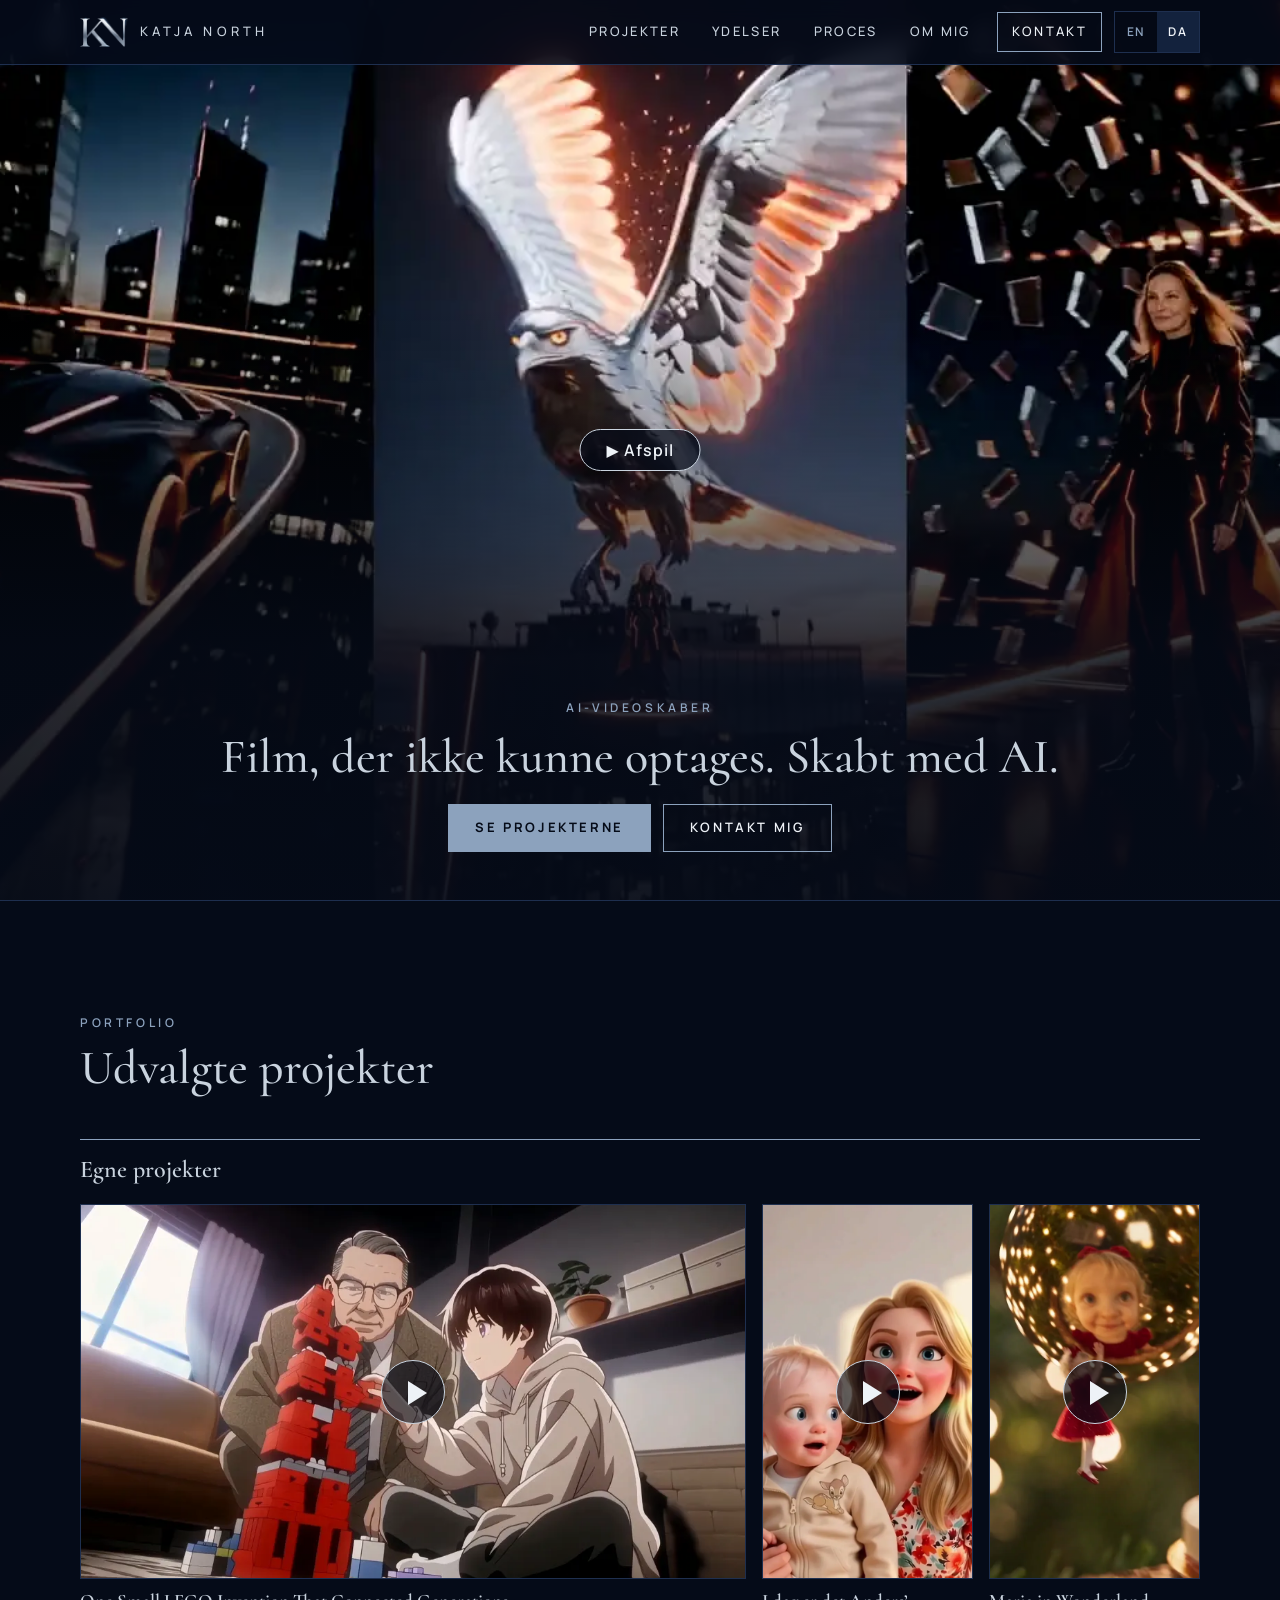
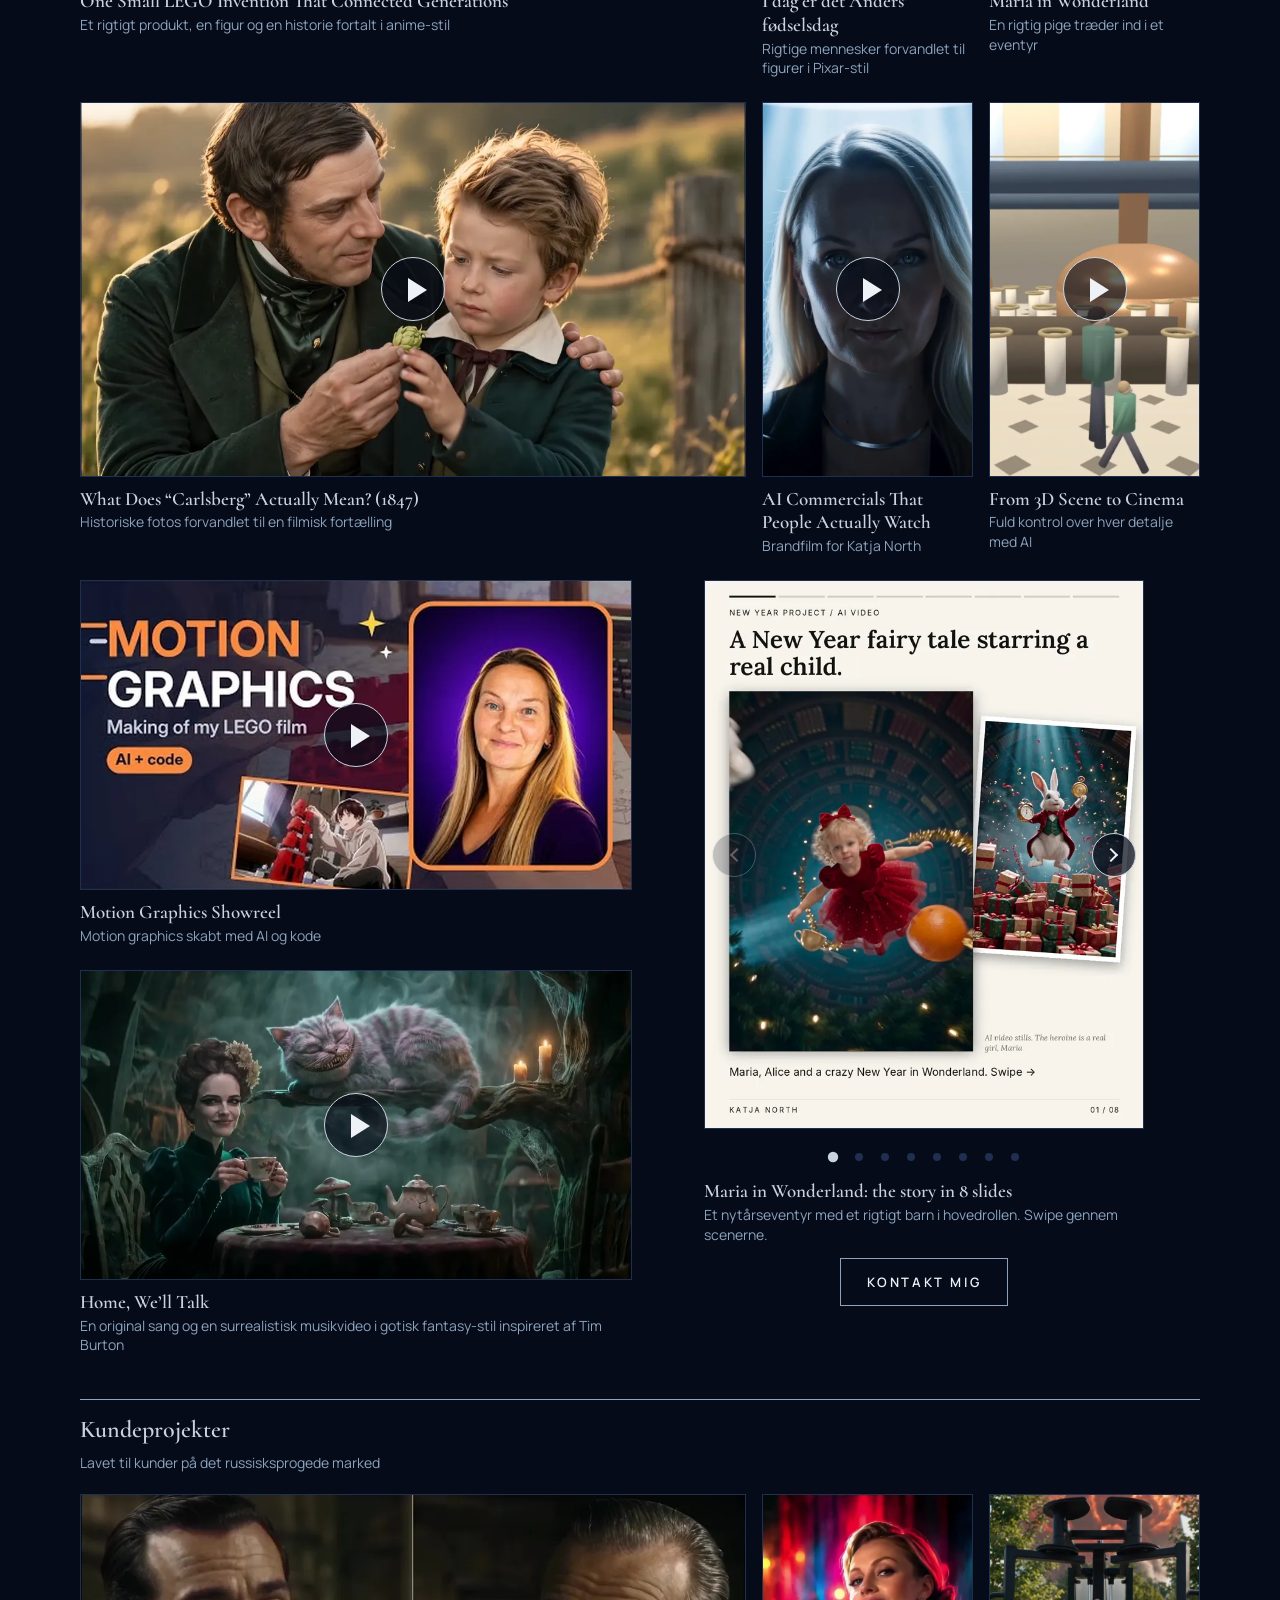
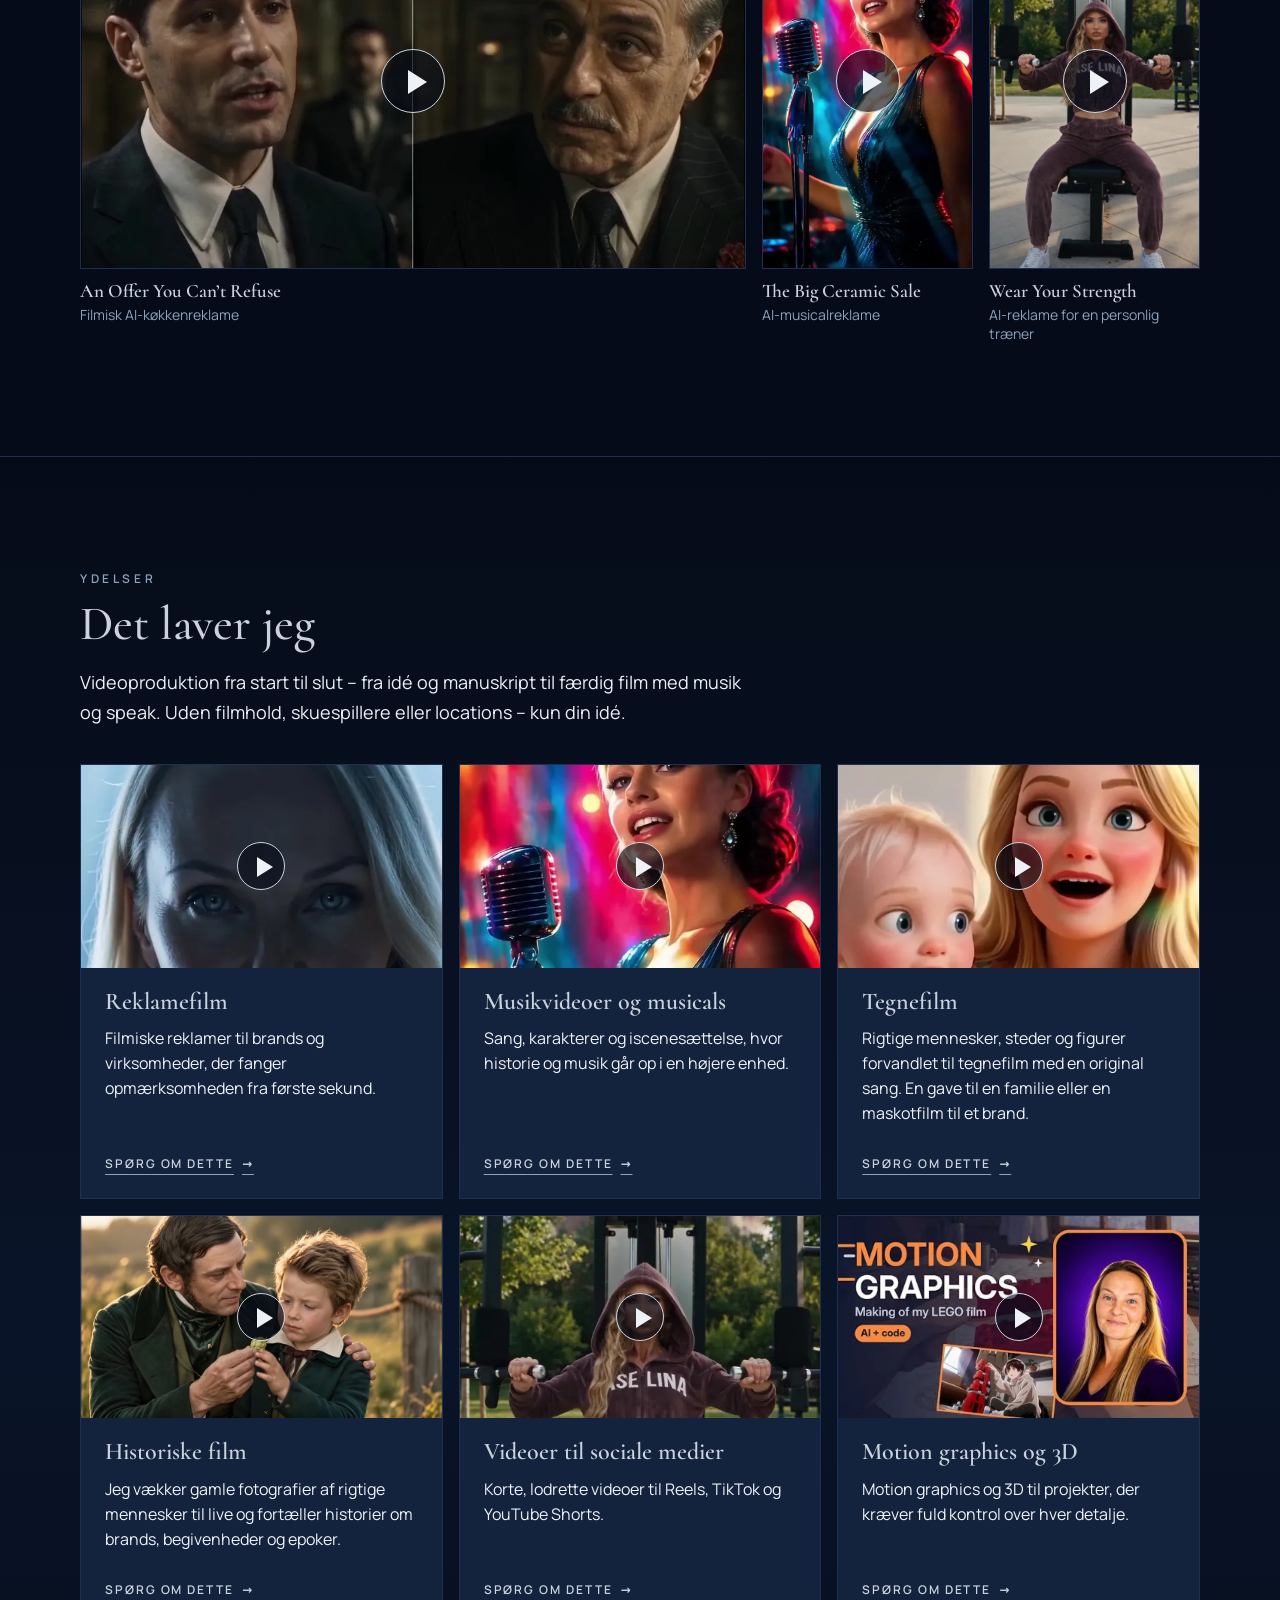
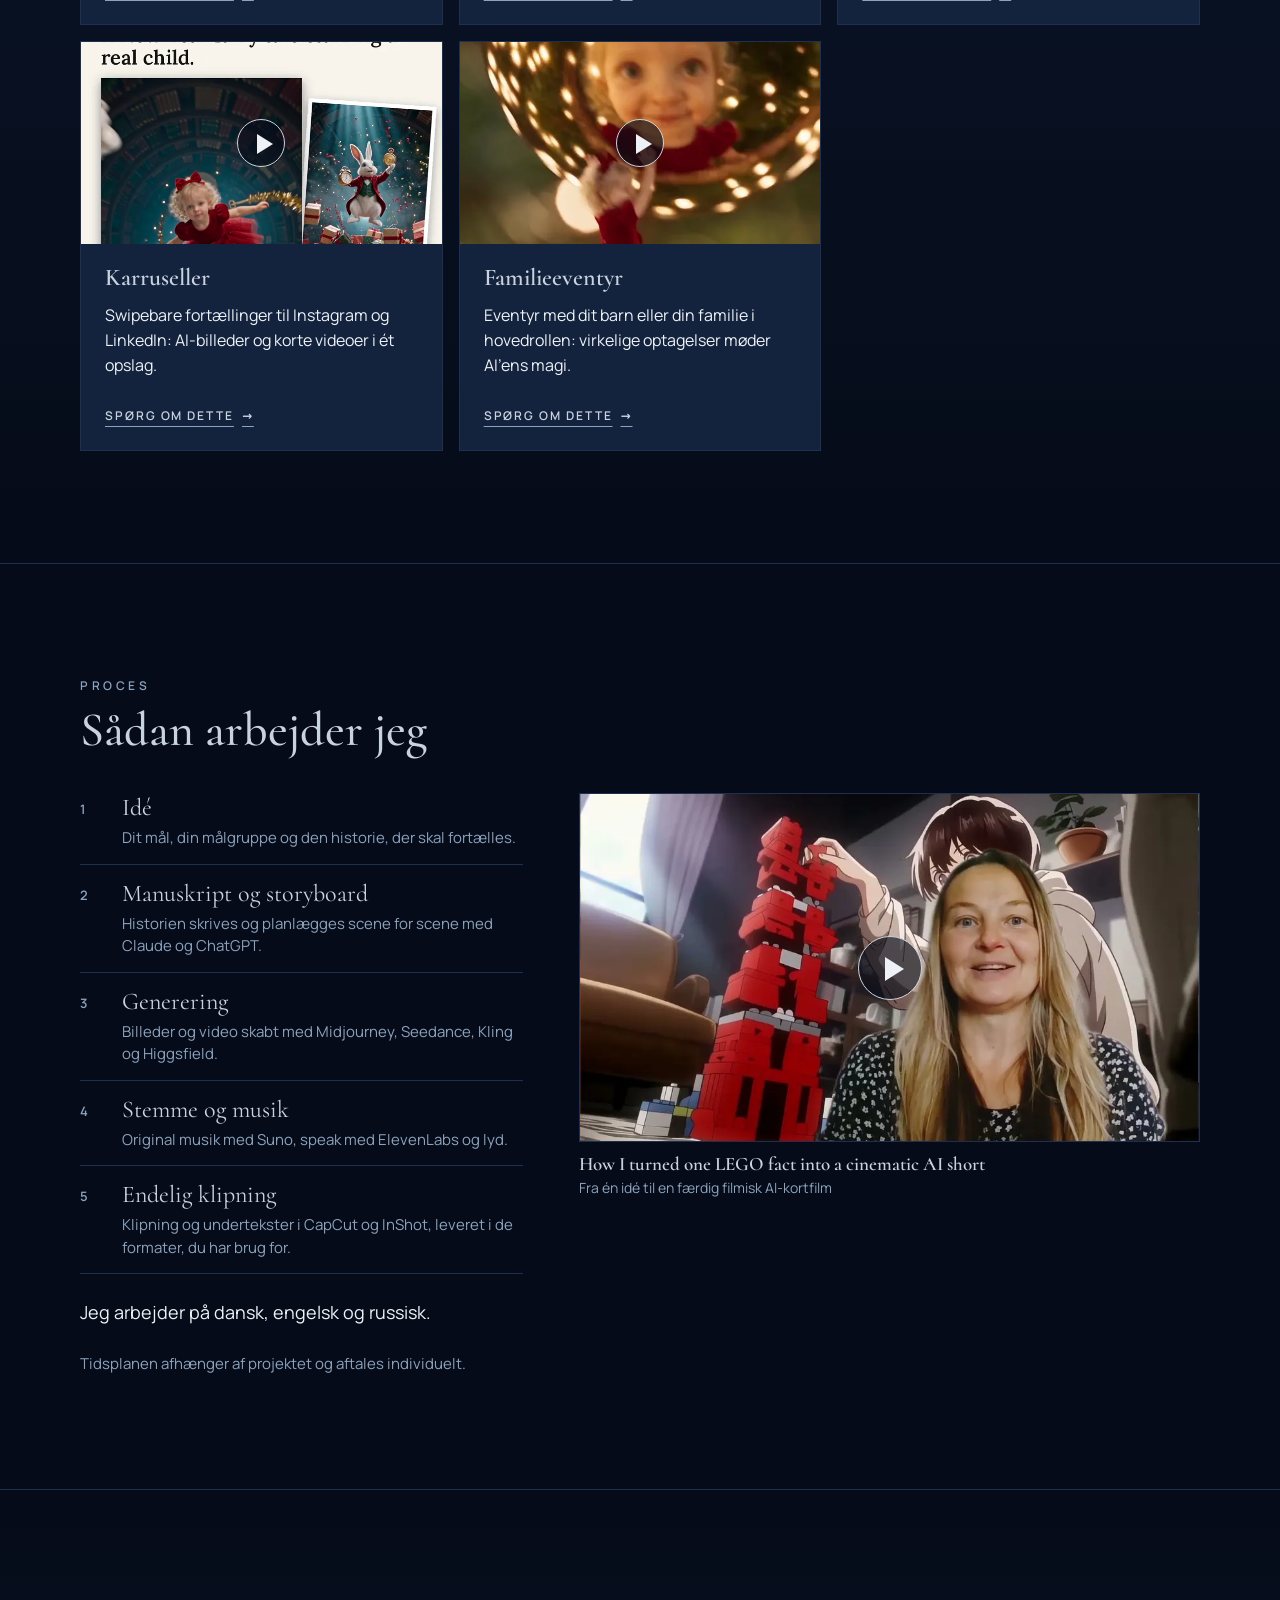
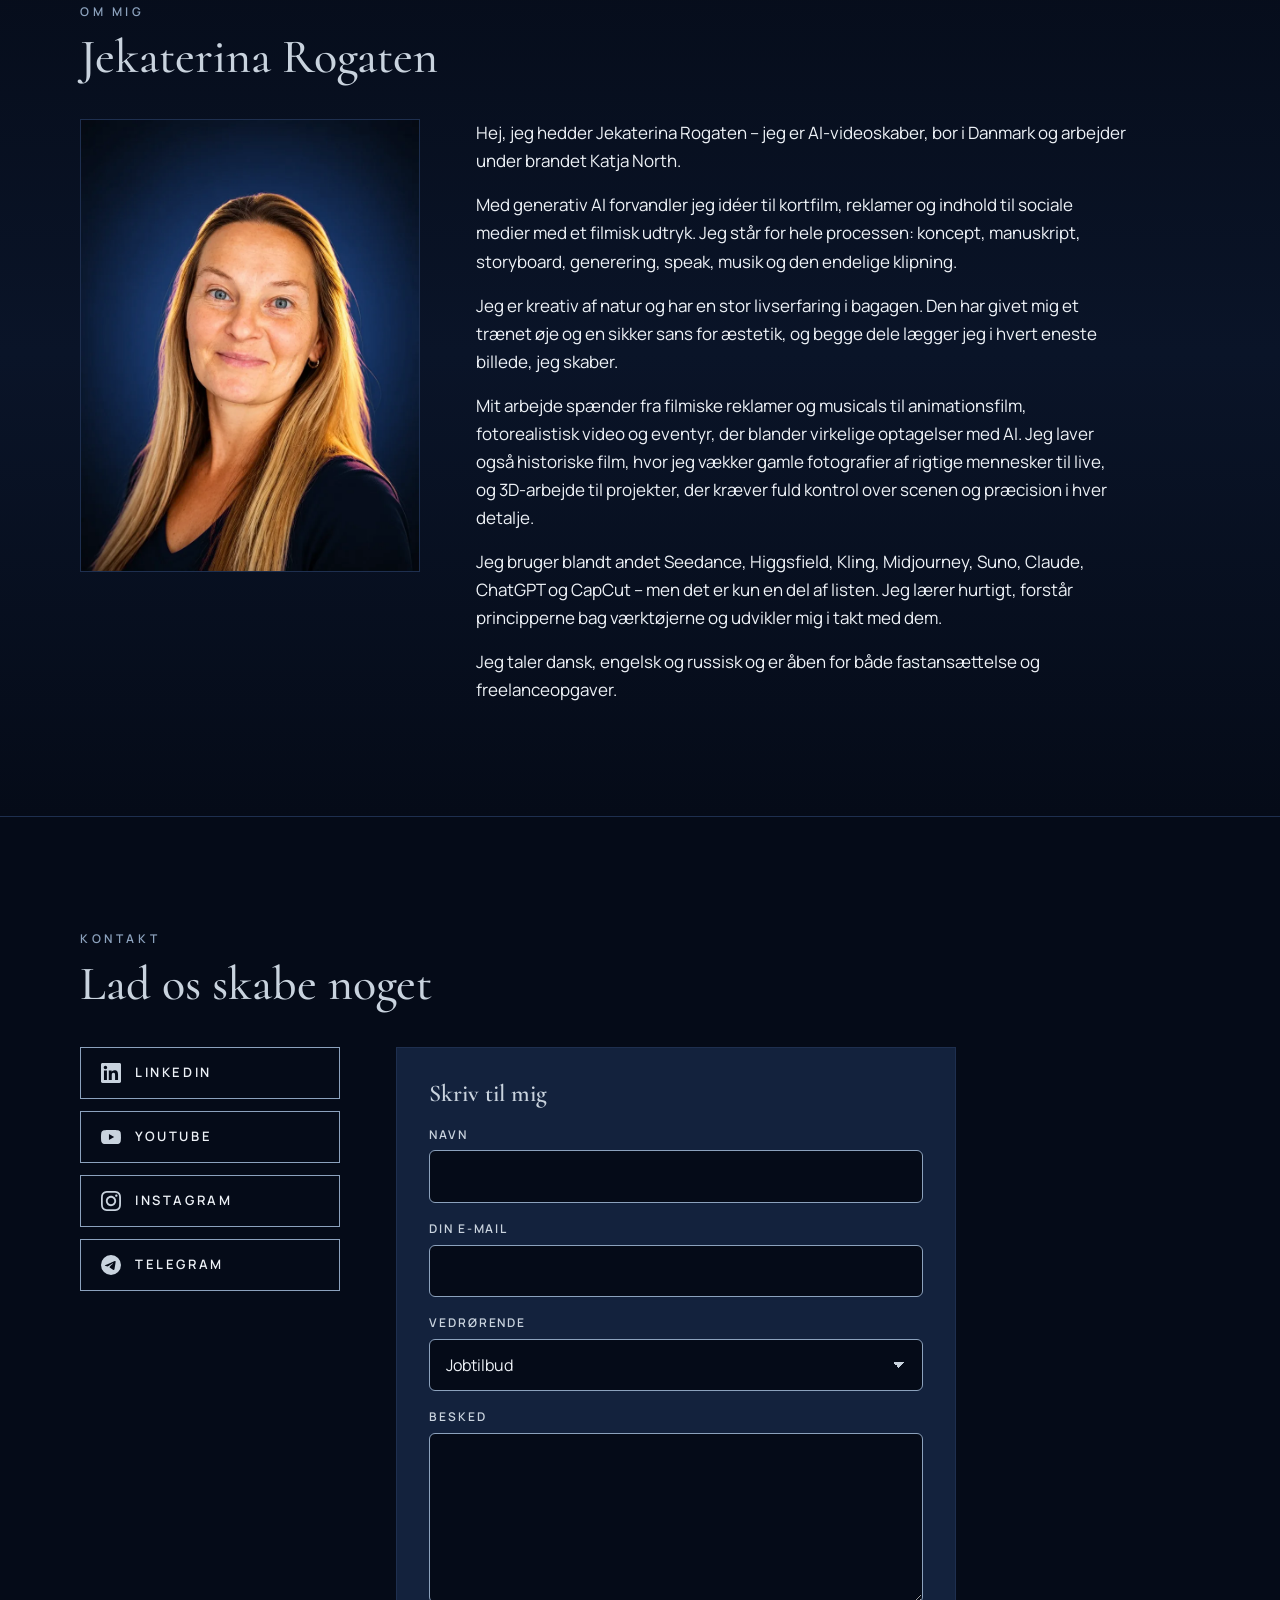
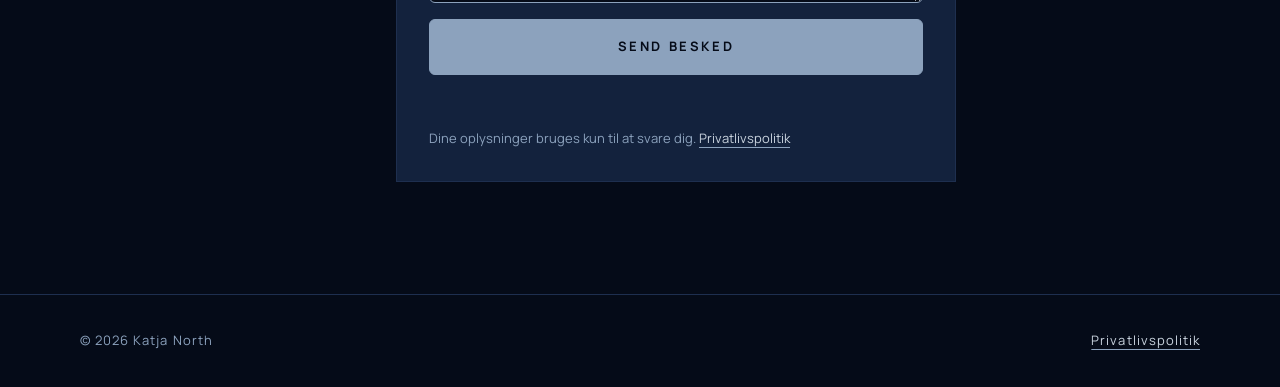
<file: da/index.html>
<!doctype html>
<html lang="da">
<head>
<meta charset="utf-8">
<meta name="viewport" content="width=device-width, initial-scale=1, viewport-fit=cover">
<title>Katja North — AI-videoskaber i Danmark | AI-reklamefilm og video</title>
<meta name="description" content="Katja North (Jekaterina Rogaten) — AI-videoskaber i Danmark. Filmiske reklamefilm, musikvideoer, historiske film, animation og videoer til sociale medier skabt med generativ AI.">
<link rel="canonical" href="https://katjanorth.com/da/">
<link rel="alternate" hreflang="en" href="https://katjanorth.com/">
<link rel="alternate" hreflang="da" href="https://katjanorth.com/da/">
<link rel="alternate" hreflang="x-default" href="https://katjanorth.com/">
<meta property="og:type" content="website">
<meta property="og:site_name" content="Katja North">
<meta property="og:locale" content="da_DK">
<meta property="og:url" content="https://katjanorth.com/da/">
<meta property="og:title" content="Katja North — AI-videoskaber i Danmark">
<meta property="og:description" content="Katja North (Jekaterina Rogaten) — AI-videoskaber i Danmark. Filmiske reklamefilm, musikvideoer, historiske film, animation og videoer til sociale medier skabt med generativ AI.">
<meta property="og:image" content="https://katjanorth.com/assets/img/og.jpg">
<meta property="og:image:width" content="1200">
<meta property="og:image:height" content="630">
<meta name="twitter:card" content="summary_large_image">
<script type="application/ld+json">{"@context":"https://schema.org","@type":"Person","name":"Jekaterina Rogaten","alternateName":"Katja North","jobTitle":"AI video creator","url":"https://katjanorth.com/","image":"https://katjanorth.com/assets/img/katja.webp","address":{"@type":"PostalAddress","addressCountry":"DK"},"knowsLanguage":["da","en","ru"],"sameAs":["https://www.linkedin.com/in/jekaterina-rogaten-085a33438","https://youtube.com/@katja_north","https://www.instagram.com/katja_north","https://t.me/katja_north_ai"]}</script>
<meta name="theme-color" content="#050B18">
<link rel="icon" href="../assets/img/logo-kn.png" type="image/png">
<link rel="preload" href="../assets/fonts/manrope-latin-wght-normal.woff2" as="font" type="font/woff2" crossorigin>
<link rel="preload" href="../assets/fonts/cormorant-latin-wght-normal.woff2" as="font" type="font/woff2" crossorigin>
<link rel="stylesheet" href="../assets/css/style.css">
<noscript><style>.hero.intro::after{opacity:1}.hero.intro .hero-text{opacity:1;visibility:visible;transform:none}</style></noscript>
</head>
<body>
<a class="skip" href="#main" data-i18n="skip">Spring til indhold</a>

<header class="site-header" id="top">
  <div class="header-inner">
    <a class="brand" href="#top" aria-label="Katja North" translate="no">
      <img src="../assets/img/logo-kn.png" width="388" height="245" alt="">
      <span>Katja North</span>
    </a>
    <nav class="site-nav" id="site-nav" aria-label="Sektioner" data-i18n-aria="ui.sections">
      <a href="#work" data-i18n="nav.work">Projekter</a>
      <a href="#services" data-i18n="nav.services">Ydelser</a>
      <a href="#process" data-i18n="nav.process">Proces</a>
      <a href="#about" data-i18n="nav.about">Om mig</a>
      <a href="#contact" class="nav-cta" data-i18n="nav.contact">Kontakt</a>
    </nav>
    <nav class="lang" aria-label="Language / Sprog" translate="no">
      <!-- LANG:START -->
      <a href="../" lang="en" hreflang="en" aria-label="English">EN</a>
      <a href="./" lang="da" hreflang="da" aria-current="true" aria-label="Dansk">DA</a>
      <!-- LANG:END -->
    </nav>
    <button class="menu-btn" id="menu-btn" type="button" aria-expanded="false" aria-controls="site-nav" aria-label="Menu">
      <span></span><span></span><span></span>
    </button>
  </div>
</header>

<main id="main">

  <section class="hero intro" aria-label="Intro">
    <div class="wrap hero-inner">
      <!-- HERO-VIDEO:START (этот блок заменяет команда из .проект/правила/ролик-главного-экрана.md) -->
      <div class="hero-video">
        <div class="frame hero-loop" data-wide="../assets/video/hero-wide.mp4" data-tall="../assets/video/hero-tall.mp4" data-poster-wide="../assets/video/hero-wide.webp" data-poster-tall="../assets/video/hero-tall.webp">
          <video muted loop playsinline preload="metadata" aria-label="Katja North showreel" translate="no"></video>
        </div>
      </div>
      <!-- HERO-VIDEO:END -->
      <div class="hero-text">
        <p class="eyebrow" data-i18n="hero.eyebrow">AI-videoskaber</p>
        <h1 data-i18n="hero.title">Film, der ikke kunne optages. Skabt med AI.</h1>
        <div class="hero-actions">
          <a class="btn btn-primary" href="#work" data-i18n="hero.work">Se projekterne</a>
          <a class="btn" href="#contact" data-i18n="hero.contact">Kontakt mig</a>
        </div>
      </div>
    </div>
  </section>

  <section class="section" id="work">
    <div class="wrap">
      <p class="eyebrow" data-i18n="work.eyebrow">Portfolio</p>
      <h2 data-i18n="work.title">Udvalgte projekter</h2>

      <h3 class="group-title" data-i18n="work.personal">Egne projekter</h3>
      <div class="row-mix">
        <figure class="video wide">
          <div class="frame"><button type="button" class="play-btn" data-yt="LkNoCXGbqpU" data-title="One Small LEGO Invention That Connected Generations" aria-label="Afspil video: One Small LEGO Invention That Connected Generations"><img src="../assets/img/covers/LkNoCXGbqpU.webp" width="960" height="540" alt="" loading="lazy" decoding="async"><span class="play" aria-hidden="true"></span></button></div>
          <figcaption><strong translate="no">One Small LEGO Invention That Connected Generations</strong><span data-i18n="cap.p5">Et rigtigt produkt, en figur og en historie fortalt i anime-stil</span></figcaption>
        </figure>
        <figure id="ex-cartoons" class="video tall">
          <div class="frame"><button type="button" class="play-btn" data-yt="qneAWVJtMv0" data-title="I dag er det Anders’ fødselsdag" aria-label="Afspil video: I dag er det Anders’ fødselsdag"><img src="../assets/img/covers/qneAWVJtMv0.webp" width="540" height="960" alt="" loading="lazy" decoding="async"><span class="play" aria-hidden="true"></span></button></div>
          <figcaption><strong translate="no">I dag er det Anders’ fødselsdag</strong><span data-i18n="cap.p2">Rigtige mennesker forvandlet til figurer i Pixar-stil</span></figcaption>
        </figure>
        <figure id="ex-animation" class="video tall">
          <div class="frame"><button type="button" class="play-btn" data-yt="cWIKWivxySs" data-title="Maria in Wonderland" aria-label="Afspil video: Maria in Wonderland"><img src="../assets/img/covers/cWIKWivxySs.webp" width="540" height="960" alt="" loading="lazy" decoding="async"><span class="play" aria-hidden="true"></span></button></div>
          <figcaption><strong translate="no">Maria in Wonderland</strong><span data-i18n="cap.p3">En rigtig pige træder ind i et eventyr</span></figcaption>
        </figure>
      </div>
      <div class="row-mix">
        <figure id="ex-historical" class="video wide">
          <div class="frame"><button type="button" class="play-btn" data-yt="ZE6QltWo5yY" data-title="What Does “Carlsberg” Actually Mean? (1847)" aria-label="Afspil video: What Does “Carlsberg” Actually Mean? (1847)"><img src="../assets/img/covers/ZE6QltWo5yY.webp" width="960" height="540" alt="" loading="lazy" decoding="async"><span class="play" aria-hidden="true"></span></button></div>
          <figcaption><strong translate="no">What Does “Carlsberg” Actually Mean? (1847)</strong><span data-i18n="cap.p1">Historiske fotos forvandlet til en filmisk fortælling</span></figcaption>
        </figure>
        <figure id="ex-commercials" class="video tall">
          <div class="frame"><button type="button" class="play-btn" data-yt="skiCRepiLbw" data-title="AI Commercials That People Actually Watch" aria-label="Afspil video: AI Commercials That People Actually Watch"><img src="../assets/img/covers/skiCRepiLbw.webp" width="540" height="960" alt="" loading="lazy" decoding="async"><span class="play" aria-hidden="true"></span></button></div>
          <figcaption><strong translate="no">AI Commercials That People Actually Watch</strong><span data-i18n="cap.p6">Brandfilm for Katja North</span></figcaption>
        </figure>
        <figure class="video tall">
          <div class="frame"><button type="button" class="play-btn" data-yt="U9ZX_11K3Z4" data-title="From 3D Scene to Cinema" aria-label="Afspil video: From 3D Scene to Cinema"><img src="../assets/img/covers/U9ZX_11K3Z4.webp" width="540" height="960" alt="" loading="lazy" decoding="async"><span class="play" aria-hidden="true"></span></button></div>
          <figcaption><strong translate="no">From 3D Scene to Cinema</strong><span data-i18n="cap.p7">Fuld kontrol over hver detalje med AI</span></figcaption>
        </figure>
      </div>
      <div class="row-two">
        <div class="row-stack">
          <figure id="ex-motion" class="video wide">
            <div class="frame"><button type="button" class="play-btn" data-yt="EWrwLJ4_ZkI" data-title="Motion Graphics Showreel" aria-label="Afspil video: Motion Graphics Showreel"><img src="../assets/img/covers/EWrwLJ4_ZkI.webp" width="960" height="540" alt="" loading="lazy" decoding="async"><span class="play" aria-hidden="true"></span></button></div>
            <figcaption><strong translate="no">Motion Graphics Showreel</strong><span data-i18n="cap.n1">Motion graphics skabt med AI og kode</span></figcaption>
          </figure>
          <figure class="video wide">
            <div class="frame"><button type="button" class="play-btn" data-yt="rHyy3uDkzoM" data-title="Home, We’ll Talk" aria-label="Afspil video: Home, We’ll Talk"><img src="../assets/img/covers/rHyy3uDkzoM.webp" width="960" height="540" alt="" loading="lazy" decoding="async"><span class="play" aria-hidden="true"></span></button></div>
            <figcaption><strong translate="no">Home, We’ll Talk</strong><span data-i18n="cap.p4">En original sang og en surrealistisk musikvideo i gotisk fantasy-stil inspireret af Tim Burton</span></figcaption>
            </figure>
        </div>
        <figure class="video carousel-fig" id="carousel">
          <div class="carousel" role="region" aria-roledescription="carousel">
            <div class="car-track" tabindex="0">
              <div class="car-slide" role="group" aria-roledescription="slide"><img src="../assets/carousel/s01.webp" width="720" height="900" alt="" loading="lazy" decoding="async"></div>
              <div class="car-slide" role="group" aria-roledescription="slide"><video muted loop playsinline preload="none" poster="../assets/carousel/p02.webp" data-src="../assets/carousel/s02.mp4" translate="no"></video></div>
              <div class="car-slide" role="group" aria-roledescription="slide"><video muted loop playsinline preload="none" poster="../assets/carousel/p03.webp" data-src="../assets/carousel/s03.mp4" translate="no"></video></div>
              <div class="car-slide" role="group" aria-roledescription="slide"><video muted loop playsinline preload="none" poster="../assets/carousel/p04.webp" data-src="../assets/carousel/s04.mp4" translate="no"></video></div>
              <div class="car-slide" role="group" aria-roledescription="slide"><video muted loop playsinline preload="none" poster="../assets/carousel/p05.webp" data-src="../assets/carousel/s05.mp4" translate="no"></video></div>
              <div class="car-slide" role="group" aria-roledescription="slide"><video muted loop playsinline preload="none" poster="../assets/carousel/p06.webp" data-src="../assets/carousel/s06.mp4" translate="no"></video></div>
              <div class="car-slide" role="group" aria-roledescription="slide"><video muted loop playsinline preload="none" poster="../assets/carousel/p07.webp" data-src="../assets/carousel/s07.mp4" translate="no"></video></div>
              <div class="car-slide" role="group" aria-roledescription="slide"><img src="../assets/carousel/s08.webp" width="720" height="900" alt="" loading="lazy" decoding="async"></div>
            </div>
            <button type="button" class="car-btn car-prev" disabled></button>
            <button type="button" class="car-btn car-next"></button>
          </div>
          <div class="car-dots"></div>
          <figcaption><strong translate="no">Maria in Wonderland: the story in 8 slides</strong><span data-i18n="cap.p9">Et nytårseventyr med et rigtigt barn i hovedrollen. Swipe gennem scenerne.</span></figcaption>
          <a class="btn work-cta" href="#contact" data-i18n="hero.contact">Kontakt mig</a>
        </figure>
      </div>

      <h3 class="group-title" data-i18n="work.client">Kundeprojekter</h3>
      <p class="group-note" data-i18n="work.clientnote">Lavet til kunder på det russisksprogede marked</p>
      <div class="row-mix">
        <figure class="video wide">
          <div class="frame"><button type="button" class="play-btn" data-yt="bs8Trxc5Lyw" data-title="An Offer You Can’t Refuse" aria-label="Afspil video: An Offer You Can’t Refuse"><img src="../assets/img/covers/bs8Trxc5Lyw.webp" width="960" height="540" alt="" loading="lazy" decoding="async"><span class="play" aria-hidden="true"></span></button></div>
          <figcaption><strong translate="no">An Offer You Can’t Refuse</strong><span data-i18n="cap.k1">Filmisk AI-køkkenreklame</span></figcaption>
        </figure>
        <figure id="ex-music" class="video tall">
          <div class="frame"><button type="button" class="play-btn" data-yt="XigeB61Av88" data-title="The Big Ceramic Sale" aria-label="Afspil video: The Big Ceramic Sale"><img src="../assets/img/covers/XigeB61Av88.webp" width="540" height="960" alt="" loading="lazy" decoding="async"><span class="play" aria-hidden="true"></span></button></div>
          <figcaption><strong translate="no">The Big Ceramic Sale</strong><span data-i18n="cap.k2">AI-musicalreklame</span></figcaption>
        </figure>
        <figure id="ex-social" class="video tall">
          <div class="frame"><button type="button" class="play-btn" data-yt="LeQFFaoPtnA" data-title="Wear Your Strength" aria-label="Afspil video: Wear Your Strength"><img src="../assets/img/covers/LeQFFaoPtnA.webp" width="540" height="960" alt="" loading="lazy" decoding="async"><span class="play" aria-hidden="true"></span></button></div>
          <figcaption><strong translate="no">Wear Your Strength</strong><span data-i18n="cap.k3">AI-reklame for en personlig træner</span></figcaption>
        </figure>
      </div>
    </div>
  </section>

  <section class="section" id="services">
    <div class="wrap">
      <p class="eyebrow" data-i18n="services.eyebrow">Ydelser</p>
      <h2 data-i18n="services.title">Det laver jeg</h2>
      <p class="lead" data-i18n="services.lead">Videoproduktion fra start til slut – fra idé og manuskript til færdig film med musik og speak. Uden filmhold, skuespillere eller locations – kun din idé.</p>
      <div class="services">
        <article>
          <a class="card-thumb" href="#ex-commercials"><img src="../assets/img/covers/skiCRepiLbw.webp" width="960" height="540" alt="" loading="lazy" decoding="async"><span class="play" aria-hidden="true"></span><span class="sr" data-i18n="svc.example">Se eksempel</span></a>
          <div class="card-body">
            <h3 data-i18n="s1.t">Reklamefilm</h3>
            <p data-i18n="s1.d">Filmiske reklamer til brands og virksomheder, der fanger opmærksomheden fra første sekund.</p>
            <div class="card-actions">
              <a class="card-link" href="#contact-form" data-ask data-i18n="svc.ask">Spørg om dette</a>
            </div>
          </div>
        </article>
        <article>
          <a class="card-thumb" href="#ex-music"><img src="../assets/img/covers/XigeB61Av88.webp" width="960" height="540" alt="" loading="lazy" decoding="async"><span class="play" aria-hidden="true"></span><span class="sr" data-i18n="svc.example">Se eksempel</span></a>
          <div class="card-body">
            <h3 data-i18n="s2.t">Musikvideoer og musicals</h3>
            <p data-i18n="s2.d">Sang, karakterer og iscenesættelse, hvor historie og musik går op i en højere enhed.</p>
            <div class="card-actions">
              <a class="card-link" href="#contact-form" data-ask data-i18n="svc.ask">Spørg om dette</a>
            </div>
          </div>
        </article>
        <article>
          <a class="card-thumb" href="#ex-cartoons"><img src="../assets/img/covers/qneAWVJtMv0.webp" width="540" height="960" alt="" style="object-position:center 46%" loading="lazy" decoding="async"><span class="play" aria-hidden="true"></span><span class="sr" data-i18n="svc.example">Se eksempel</span></a>
          <div class="card-body">
            <h3 data-i18n="s8.t">Tegnefilm</h3>
            <p data-i18n="s8.d">Rigtige mennesker, steder og figurer forvandlet til tegnefilm med en original sang. En gave til en familie eller en maskotfilm til et brand.</p>
            <div class="card-actions">
              <a class="card-link" href="#contact-form" data-ask data-i18n="svc.ask">Spørg om dette</a>
            </div>
          </div>
        </article>
        <article>
          <a class="card-thumb" href="#ex-historical"><img src="../assets/img/covers/ZE6QltWo5yY.webp" width="960" height="540" alt="" loading="lazy" decoding="async"><span class="play" aria-hidden="true"></span><span class="sr" data-i18n="svc.example">Se eksempel</span></a>
          <div class="card-body">
            <h3 data-i18n="s3.t">Historiske film</h3>
            <p data-i18n="s3.d">Jeg vækker gamle fotografier af rigtige mennesker til live og fortæller historier om brands, begivenheder og epoker.</p>
            <div class="card-actions">
              <a class="card-link" href="#contact-form" data-ask data-i18n="svc.ask">Spørg om dette</a>
            </div>
          </div>
        </article>
        <article>
          <a class="card-thumb" href="#ex-social"><img src="../assets/img/covers/LeQFFaoPtnA.webp" width="960" height="540" alt="" loading="lazy" decoding="async"><span class="play" aria-hidden="true"></span><span class="sr" data-i18n="svc.example">Se eksempel</span></a>
          <div class="card-body">
            <h3 data-i18n="s5.t">Videoer til sociale medier</h3>
            <p data-i18n="s5.d">Korte, lodrette videoer til Reels, TikTok og YouTube Shorts.</p>
            <div class="card-actions">
              <a class="card-link" href="#contact-form" data-ask data-i18n="svc.ask">Spørg om dette</a>
            </div>
          </div>
        </article>
        <article>
          <a class="card-thumb" href="#ex-motion"><img src="../assets/img/covers/EWrwLJ4_ZkI.webp" width="960" height="540" alt="" style="object-position:left center" loading="lazy" decoding="async"><span class="play" aria-hidden="true"></span><span class="sr" data-i18n="svc.example">Se eksempel</span></a>
          <div class="card-body">
            <h3 data-i18n="s6.t">Motion graphics og 3D</h3>
            <p data-i18n="s6.d">Motion graphics og 3D til projekter, der kræver fuld kontrol over hver detalje.</p>
            <div class="card-actions">
              <a class="card-link" href="#contact-form" data-ask data-i18n="svc.ask">Spørg om dette</a>
            </div>
          </div>
        </article>
        <article>
          <a class="card-thumb" href="#carousel"><img src="../assets/carousel/s01.webp" width="720" height="900" alt="" style="object-position:center 22%" loading="lazy" decoding="async"><span class="play" aria-hidden="true"></span><span class="sr" data-i18n="svc.example">Se eksempel</span></a>
          <div class="card-body">
            <h3 data-i18n="s7.t">Karruseller</h3>
            <p data-i18n="s7.d">Swipebare fortællinger til Instagram og LinkedIn: AI-billeder og korte videoer i ét opslag.</p>
            <div class="card-actions">
              <a class="card-link" href="#contact-form" data-ask data-i18n="svc.ask">Spørg om dette</a>
            </div>
          </div>
        </article>
        <article>
          <a class="card-thumb" href="#ex-animation"><img src="../assets/img/covers/cWIKWivxySs.webp" width="960" height="540" alt="" loading="lazy" decoding="async"><span class="play" aria-hidden="true"></span><span class="sr" data-i18n="svc.example">Se eksempel</span></a>
          <div class="card-body">
            <h3 data-i18n="s4.t">Familieeventyr</h3>
            <p data-i18n="s4.d">Eventyr med dit barn eller din familie i hovedrollen: virkelige optagelser møder AI’ens magi.</p>
            <div class="card-actions">
              <a class="card-link" href="#contact-form" data-ask data-i18n="svc.ask">Spørg om dette</a>
            </div>
          </div>
        </article>
      </div>
    </div>
  </section>

  <section class="section" id="process">
    <div class="wrap">
      <p class="eyebrow" data-i18n="process.eyebrow">Proces</p>
      <h2 data-i18n="process.title">Sådan arbejder jeg</h2>
      <div class="process">
        <div class="process-text">
          <ol class="steps">
            <li><strong data-i18n="process.s1">Idé</strong><span data-i18n="process.s1d">Dit mål, din målgruppe og den historie, der skal fortælles.</span></li>
            <li><strong data-i18n="process.s2">Manuskript og storyboard</strong><span data-i18n="process.s2d">Historien skrives og planlægges scene for scene med Claude og ChatGPT.</span></li>
            <li><strong data-i18n="process.s3">Generering</strong><span data-i18n="process.s3d">Billeder og video skabt med Midjourney, Seedance, Kling og Higgsfield.</span></li>
            <li><strong data-i18n="process.s4">Stemme og musik</strong><span data-i18n="process.s4d">Original musik med Suno, speak med ElevenLabs og lyd.</span></li>
            <li><strong data-i18n="process.s5">Endelig klipning</strong><span data-i18n="process.s5d">Klipning og undertekster i CapCut og InShot, leveret i de formater, du har brug for.</span></li>
          </ol>
          <p class="lead process-lang" data-i18n="process.lang">Jeg arbejder på dansk, engelsk og russisk.</p>
          <p class="process-note" data-i18n="process.note">Tidsplanen afhænger af projektet og aftales individuelt.</p>
        </div>
        <figure class="video wide">
          <div class="frame"><button type="button" class="play-btn" data-yt="yY90yuF1jq8" data-title="How I turned one LEGO fact into a cinematic AI short" aria-label="Afspil video: How I turned one LEGO fact into a cinematic AI short"><img src="../assets/img/covers/yY90yuF1jq8.webp" width="960" height="540" alt="" loading="lazy" decoding="async"><span class="play" aria-hidden="true"></span></button></div>
          <figcaption><strong translate="no">How I turned one LEGO fact into a cinematic AI short</strong><span data-i18n="cap.n2">Fra én idé til en færdig filmisk AI-kortfilm</span></figcaption>
        </figure>
      </div>
    </div>
  </section>

  <section class="section" id="about">
    <div class="wrap">
      <p class="eyebrow" data-i18n="about.eyebrow">Om mig</p>
      <h2 translate="no">Jekaterina Rogaten</h2>
      <div class="about">
        <img class="about-photo" src="../assets/img/katja.webp" width="768" height="1024" alt="Jekaterina Rogaten" loading="lazy" decoding="async">
        <div class="about-text">
          <p data-i18n="about.p1">Hej, jeg hedder Jekaterina Rogaten – jeg er AI-videoskaber, bor i Danmark og arbejder under brandet Katja North.</p>
          <p data-i18n="about.p2">Med generativ AI forvandler jeg idéer til kortfilm, reklamer og indhold til sociale medier med et filmisk udtryk. Jeg står for hele processen: koncept, manuskript, storyboard, generering, speak, musik og den endelige klipning.</p>
          <div class="about-more" id="about-more">
          <p data-i18n="about.p3">Jeg er kreativ af natur og har en stor livserfaring i bagagen. Den har givet mig et trænet øje og en sikker sans for æstetik, og begge dele lægger jeg i hvert eneste billede, jeg skaber.</p>
          <p data-i18n="about.p4">Mit arbejde spænder fra filmiske reklamer og musicals til animationsfilm, fotorealistisk video og eventyr, der blander virkelige optagelser med AI. Jeg laver også historiske film, hvor jeg vækker gamle fotografier af rigtige mennesker til live, og 3D-arbejde til projekter, der kræver fuld kontrol over scenen og præcision i hver detalje.</p>
          <p data-i18n="about.p5">Jeg bruger blandt andet Seedance, Higgsfield, Kling, Midjourney, Suno, Claude, ChatGPT og CapCut – men det er kun en del af listen. Jeg lærer hurtigt, forstår principperne bag værktøjerne og udvikler mig i takt med dem.</p>
          </div>
          <p data-i18n="about.p6">Jeg taler dansk, engelsk og russisk og er åben for både fastansættelse og freelanceopgaver.</p>
          <button type="button" class="about-toggle" id="about-toggle" aria-controls="about-more" aria-expanded="false" hidden></button>
        </div>
      </div>
    </div>
  </section>

  <section class="section" id="contact">
    <div class="wrap">
      <p class="eyebrow" data-i18n="contact.eyebrow">Kontakt</p>
      <h2 data-i18n="contact.title">Lad os skabe noget</h2>
      <div class="contact">
        <ul class="socials">
          <li><a href="https://www.linkedin.com/in/jekaterina-rogaten-085a33438" target="_blank" rel="noopener"><svg viewBox="0 0 24 24" width="20" height="20" aria-hidden="true" focusable="false"><path fill="currentColor" d="M20.447 20.452h-3.554v-5.569c0-1.328-.027-3.037-1.852-3.037-1.853 0-2.136 1.445-2.136 2.939v5.667H9.351V9h3.414v1.561h.046c.477-.9 1.637-1.85 3.37-1.85 3.601 0 4.267 2.37 4.267 5.455v6.286zM5.337 7.433c-1.144 0-2.063-.926-2.063-2.065 0-1.138.92-2.063 2.063-2.063 1.14 0 2.064.925 2.064 2.063 0 1.139-.925 2.065-2.064 2.065zm1.782 13.019H3.555V9h3.564v11.452zM22.225 0H1.771C.792 0 0 .774 0 1.729v20.542C0 23.227.792 24 1.771 24h20.451C23.2 24 24 23.227 24 22.271V1.729C24 .774 23.2 0 22.222 0h.003z"/></svg><span>LinkedIn</span></a></li>
          <li><a href="https://youtube.com/@katja_north" target="_blank" rel="noopener"><svg viewBox="0 0 24 24" width="20" height="20" aria-hidden="true" focusable="false"><path fill="currentColor" d="M23.498 6.186a3.016 3.016 0 0 0-2.122-2.136C19.505 3.545 12 3.545 12 3.545s-7.505 0-9.377.505A3.017 3.017 0 0 0 .502 6.186C0 8.07 0 12 0 12s0 3.93.502 5.814a3.016 3.016 0 0 0 2.122 2.136c1.871.505 9.376.505 9.376.505s7.505 0 9.377-.505a3.015 3.015 0 0 0 2.122-2.136C24 15.93 24 12 24 12s0-3.93-.502-5.814zM9.545 15.568V8.432L15.818 12l-6.273 3.568z"/></svg><span>YouTube</span></a></li>
          <li><a href="https://www.instagram.com/katja_north" target="_blank" rel="noopener"><svg viewBox="0 0 24 24" width="20" height="20" aria-hidden="true" focusable="false"><path fill="currentColor" d="M12 0C8.74 0 8.333.015 7.053.072 5.775.132 4.905.333 4.14.63c-.789.306-1.459.717-2.126 1.384S.935 3.35.63 4.14C.333 4.905.131 5.775.072 7.053.012 8.333 0 8.74 0 12s.015 3.667.072 4.947c.06 1.277.261 2.148.558 2.913.306.788.717 1.459 1.384 2.126.667.666 1.336 1.079 2.126 1.384.766.296 1.636.499 2.913.558C8.333 23.988 8.74 24 12 24s3.667-.015 4.947-.072c1.277-.06 2.148-.262 2.913-.558.788-.306 1.459-.718 2.126-1.384.666-.667 1.079-1.335 1.384-2.126.296-.765.499-1.636.558-2.913.06-1.28.072-1.687.072-4.947s-.015-3.667-.072-4.947c-.06-1.277-.262-2.149-.558-2.913-.306-.789-.718-1.459-1.384-2.126C21.319 1.347 20.651.935 19.86.63c-.765-.297-1.636-.499-2.913-.558C15.667.012 15.26 0 12 0zm0 2.16c3.203 0 3.585.016 4.85.071 1.17.055 1.805.249 2.227.415.562.217.96.477 1.382.896.419.42.679.819.896 1.381.164.422.36 1.057.413 2.227.057 1.266.07 1.646.07 4.85s-.015 3.585-.074 4.85c-.061 1.17-.256 1.805-.421 2.227-.224.562-.479.96-.899 1.382-.419.419-.824.679-1.38.896-.42.164-1.065.36-2.235.413-1.274.057-1.649.07-4.859.07-3.211 0-3.586-.015-4.859-.074-1.171-.061-1.816-.256-2.236-.421-.569-.224-.96-.479-1.379-.899-.421-.419-.69-.824-.9-1.38-.165-.42-.359-1.065-.42-2.235-.045-1.26-.061-1.649-.061-4.844 0-3.196.016-3.586.061-4.861.061-1.17.255-1.814.42-2.234.21-.57.479-.96.9-1.381.419-.419.81-.689 1.379-.898.42-.166 1.051-.361 2.221-.421 1.275-.045 1.65-.06 4.859-.06l.045.03zm0 3.678c-3.405 0-6.162 2.76-6.162 6.162 0 3.405 2.76 6.162 6.162 6.162 3.405 0 6.162-2.76 6.162-6.162 0-3.405-2.76-6.162-6.162-6.162zM12 16c-2.21 0-4-1.79-4-4s1.79-4 4-4 4 1.79 4 4-1.79 4-4 4zm7.846-10.405c0 .795-.646 1.44-1.44 1.44-.795 0-1.44-.646-1.44-1.44 0-.794.646-1.439 1.44-1.439.793-.001 1.44.645 1.44 1.439z"/></svg><span>Instagram</span></a></li>
          <li><a href="https://t.me/katja_north_ai" target="_blank" rel="noopener"><svg viewBox="0 0 24 24" width="20" height="20" aria-hidden="true" focusable="false"><path fill="currentColor" d="M11.944 0A12 12 0 0 0 0 12a12 12 0 0 0 12 12 12 12 0 0 0 12-12A12 12 0 0 0 12 0a12 12 0 0 0-.056 0zm4.962 7.224c.1-.002.321.023.465.14a.506.506 0 0 1 .171.325c.016.093.036.306.02.472-.18 1.898-.962 6.502-1.36 8.627-.168.9-.499 1.201-.82 1.23-.696.065-1.225-.46-1.9-.902-1.056-.693-1.653-1.124-2.678-1.8-1.185-.78-.417-1.21.258-1.91.177-.184 3.247-2.977 3.307-3.23.007-.032.014-.15-.056-.212s-.174-.041-.249-.024c-.106.024-1.793 1.14-5.061 3.345-.48.33-.913.49-1.302.48-.428-.008-1.252-.241-1.865-.44-.752-.245-1.349-.374-1.297-.789.027-.216.325-.437.893-.663 3.498-1.524 5.83-2.529 6.998-3.014 3.332-1.386 4.025-1.627 4.476-1.635z"/></svg><span>Telegram</span></a></li>
        </ul>

        <form class="form" id="contact-form" action="https://formspree.io/f/xppdqeze" method="POST" novalidate>
          <h3 data-i18n="form.title">Skriv til mig</h3>
          <div class="field">
            <label for="f-name" data-i18n="form.name">Navn</label>
            <input id="f-name" name="name" type="text" autocomplete="name" required>
          </div>
          <div class="field">
            <label for="f-email" data-i18n="form.email">Din e-mail</label>
            <input id="f-email" name="email" type="email" autocomplete="email" inputmode="email" required>
          </div>
          <div class="field">
            <label for="f-subject" data-i18n="form.subject">Vedrørende</label>
            <select id="f-subject" name="subject">
              <option value="Job offer" data-i18n="form.opt1">Jobtilbud</option>
              <option value="Project" data-i18n="form.opt2">Projekt</option>
              <option value="Other" data-i18n="form.opt3">Andet</option>
            </select>
          </div>
          <div class="field">
            <label for="f-message" data-i18n="form.message">Besked</label>
            <textarea id="f-message" name="message" rows="6" required></textarea>
          </div>
          <input class="hp" type="text" name="_gotcha" tabindex="-1" autocomplete="off" aria-hidden="true">
          <button class="btn btn-primary form-send" id="f-send" type="submit" data-i18n="form.send">Send besked</button>
          <p class="form-status" id="form-status" role="status" aria-live="polite"></p>
          <p class="form-note"><span data-i18n="form.note">Dine oplysninger bruges kun til at svare dig.</span> <a href="privacy.html" data-i18n="foot.privacy">Privatlivspolitik</a></p>
        </form>
      </div>
    </div>
  </section>

</main>

<footer class="site-footer">
  <div class="wrap footer-inner"><span translate="no">© <span id="year">2026</span> Katja North</span><a href="privacy.html" data-i18n="foot.privacy">Privatlivspolitik</a></div>
</footer>

<script src="../assets/js/main.js" defer></script>
</body>
</html>
</file>
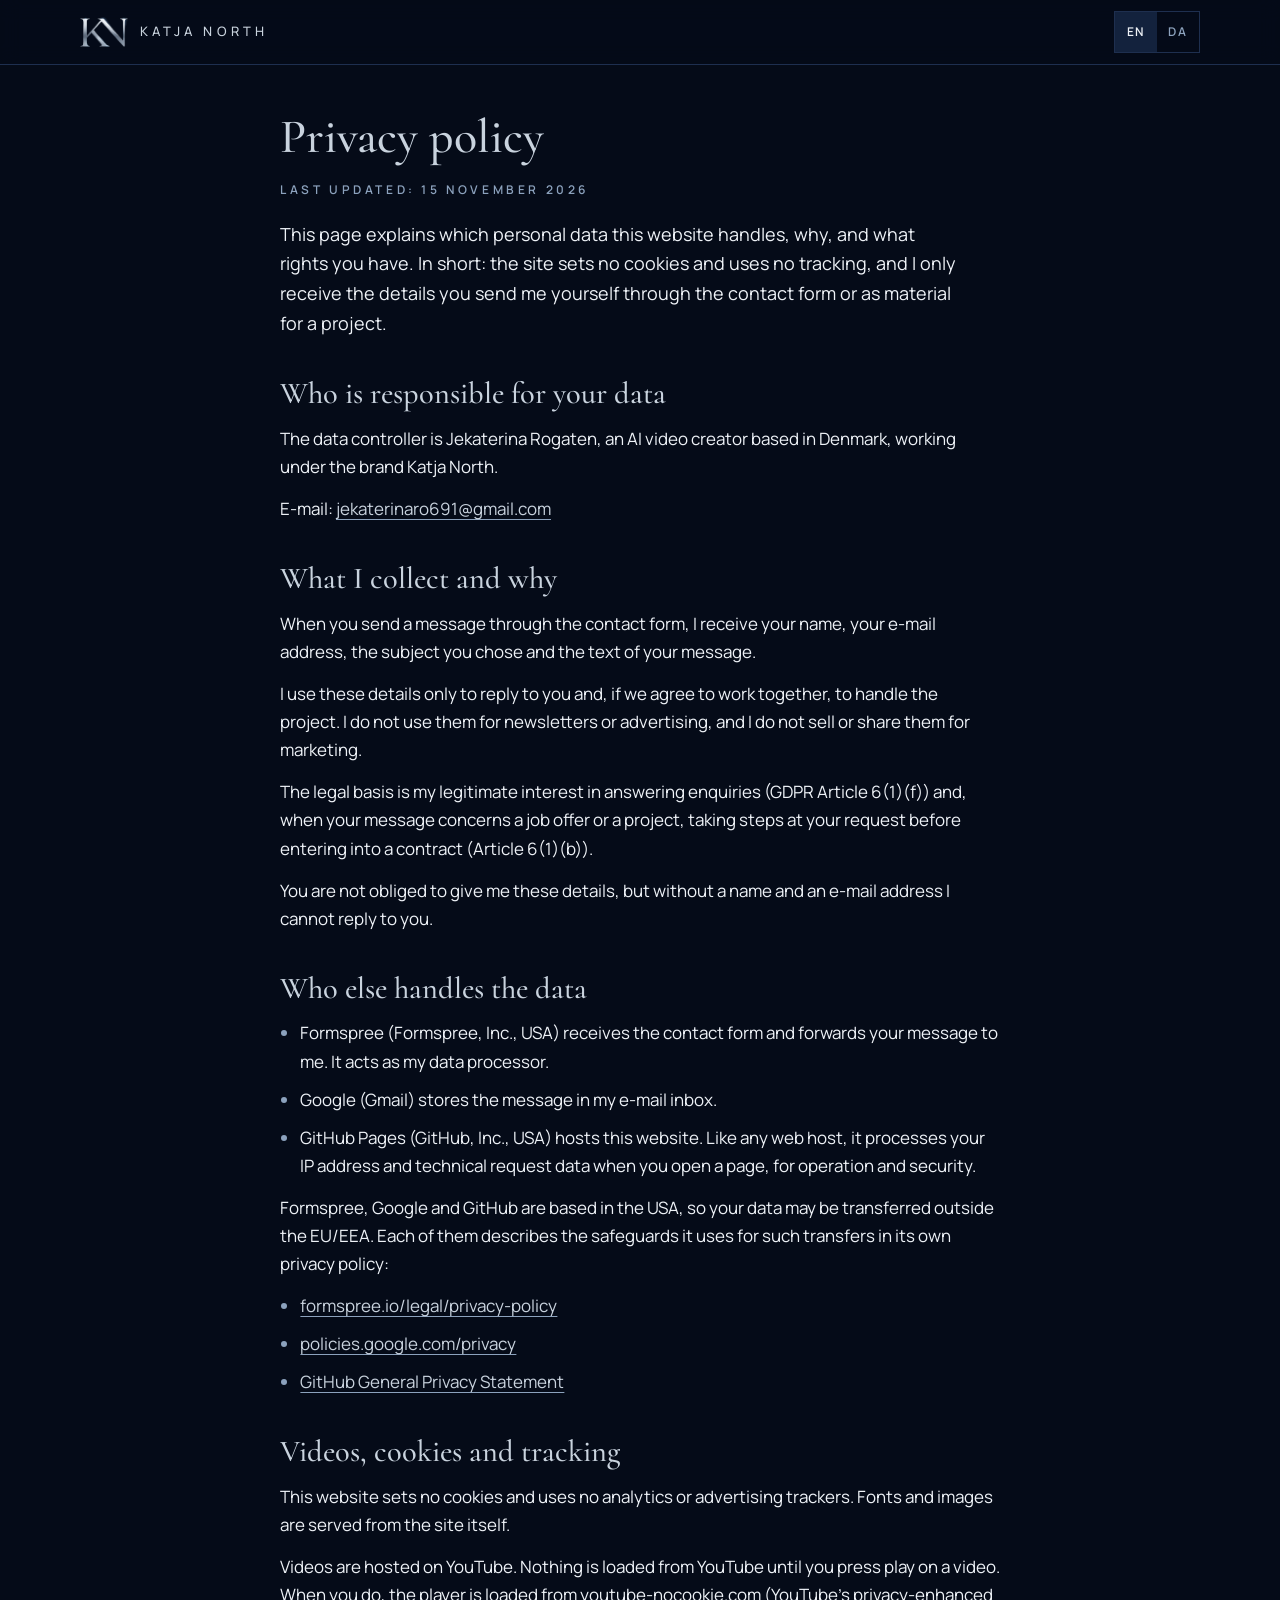
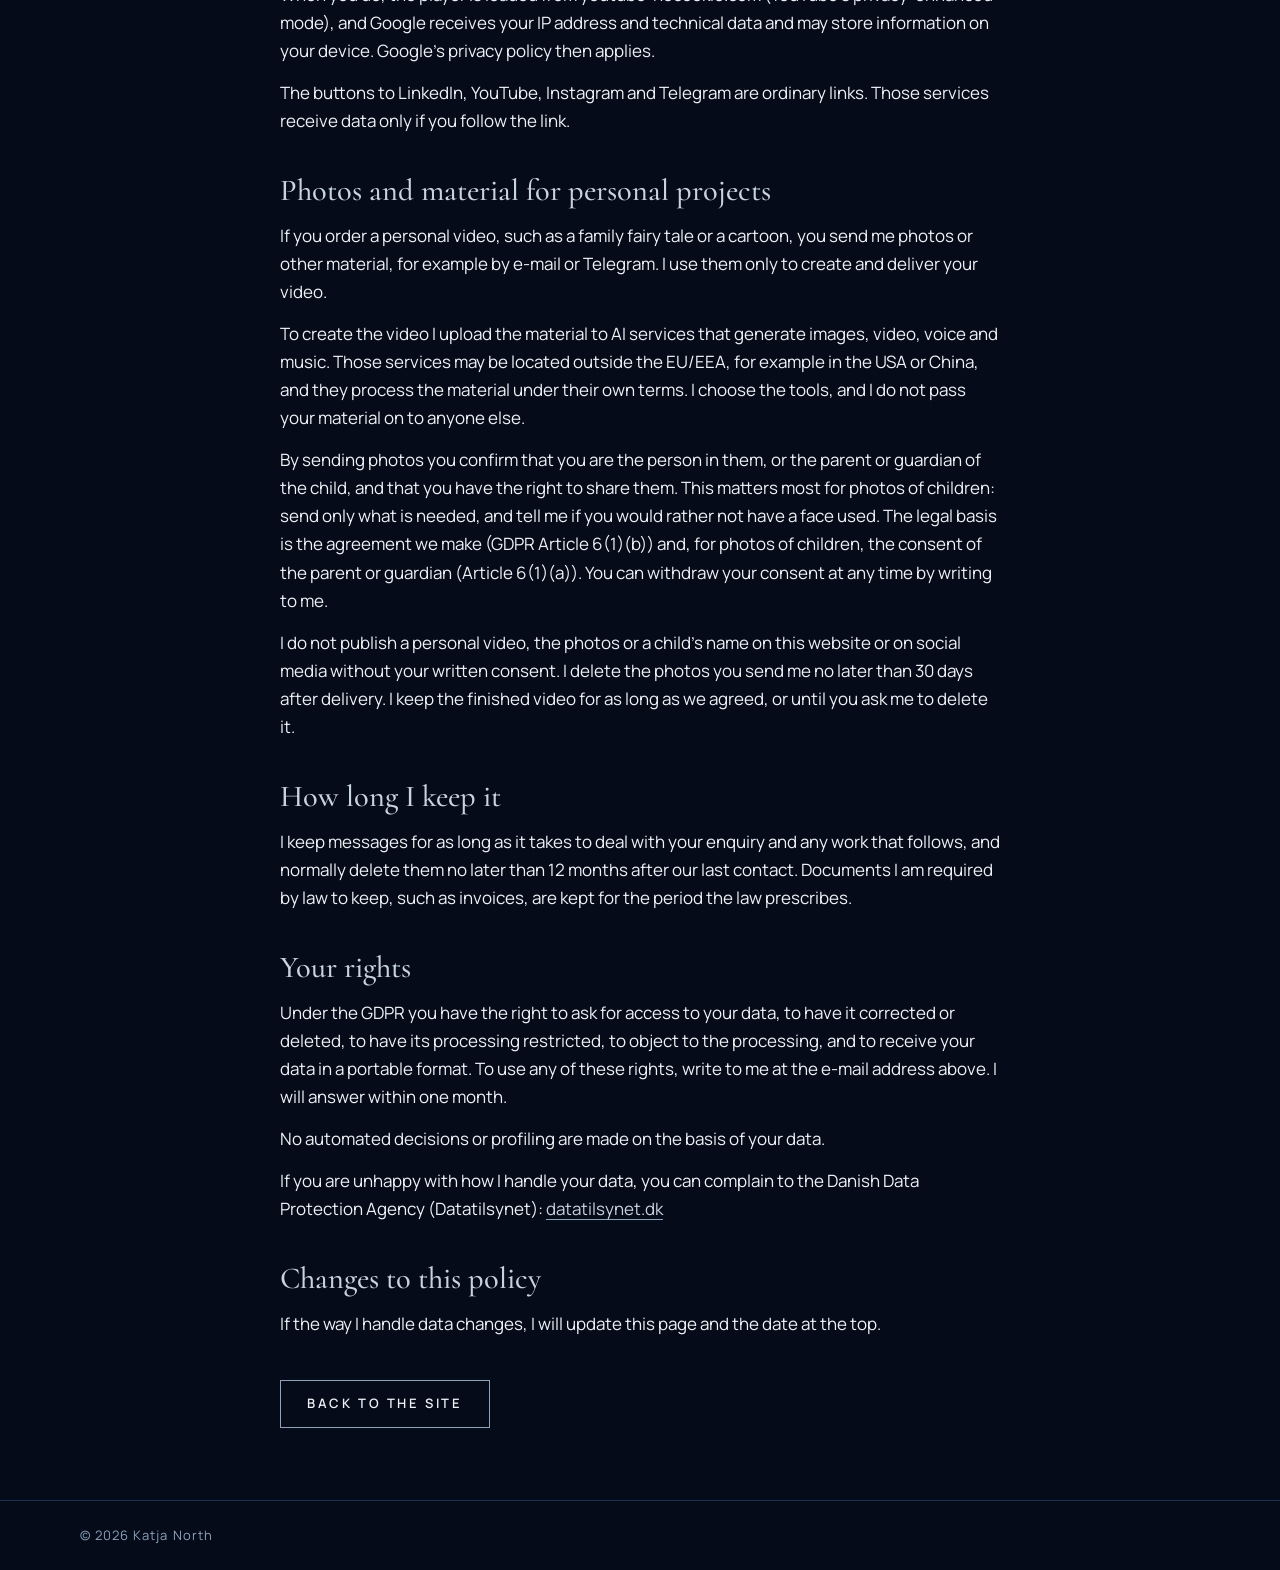
<file: privacy.html>
<!doctype html>
<html lang="en">
<head>
<meta charset="utf-8">
<meta name="viewport" content="width=device-width, initial-scale=1, viewport-fit=cover">
<title>Privacy policy — Katja North</title>
<meta name="description" content="How the Katja North website handles personal data: contact form, video embeds, no cookies or tracking, and your rights under the GDPR.">
<link rel="canonical" href="https://katjanorth.com/privacy.html">
<link rel="alternate" hreflang="en" href="https://katjanorth.com/privacy.html">
<link rel="alternate" hreflang="da" href="https://katjanorth.com/da/privacy.html">
<meta name="theme-color" content="#050B18">
<link rel="icon" href="assets/img/logo-kn.png" type="image/png">
<link rel="preload" href="assets/fonts/manrope-latin-wght-normal.woff2" as="font" type="font/woff2" crossorigin>
<link rel="stylesheet" href="assets/css/style.css">
</head>
<body>
<header class="site-header" id="top">
  <div class="header-inner">
    <a class="brand" href="./" aria-label="Katja North" translate="no">
      <img src="assets/img/logo-kn.png" width="388" height="245" alt="">
      <span>Katja North</span>
    </a>
    <nav class="lang" aria-label="Language / Sprog" translate="no">
      <!-- LANG:START -->
      <a href="privacy.html" lang="en" hreflang="en" aria-current="true" aria-label="English">EN</a>
      <a href="da/privacy.html" lang="da" hreflang="da" aria-label="Dansk">DA</a>
      <!-- LANG:END -->
    </nav>
  </div>
</header>

<main id="main" class="prose-page">
  <div class="wrap prose">
    <h1 data-i18n="priv.title">Privacy policy</h1>
    <p class="eyebrow" data-i18n="priv.updated">Last updated: 15 November 2026</p>
    <p class="lead" data-i18n="priv.intro">This page explains which personal data this website handles, why, and what rights you have. In short: the site sets no cookies and uses no tracking, and I only receive the details you send me yourself through the contact form or as material for a project.</p>

    <h2 data-i18n="priv.h1">Who is responsible for your data</h2>
    <p data-i18n="priv.c1">The data controller is Jekaterina Rogaten, an AI video creator based in Denmark, working under the brand Katja North.</p>
    <p><span data-i18n="priv.c2">E-mail:</span> <span class="mail" translate="no" data-u="jekaterinaro691" data-d="gmail.com">jekaterinaro691 [at] gmail.com</span></p>

    <h2 data-i18n="priv.h2">What I collect and why</h2>
    <p data-i18n="priv.d1">When you send a message through the contact form, I receive your name, your e-mail address, the subject you chose and the text of your message.</p>
    <p data-i18n="priv.d2">I use these details only to reply to you and, if we agree to work together, to handle the project. I do not use them for newsletters or advertising, and I do not sell or share them for marketing.</p>
    <p data-i18n="priv.d3">The legal basis is my legitimate interest in answering enquiries (GDPR Article 6(1)(f)) and, when your message concerns a job offer or a project, taking steps at your request before entering into a contract (Article 6(1)(b)).</p>
    <p data-i18n="priv.d4">You are not obliged to give me these details, but without a name and an e-mail address I cannot reply to you.</p>

    <h2 data-i18n="priv.h3">Who else handles the data</h2>
    <ul>
      <li data-i18n="priv.r1">Formspree (Formspree, Inc., USA) receives the contact form and forwards your message to me. It acts as my data processor.</li>
      <li data-i18n="priv.r2">Google (Gmail) stores the message in my e-mail inbox.</li>
      <li data-i18n="priv.r3">GitHub Pages (GitHub, Inc., USA) hosts this website. Like any web host, it processes your IP address and technical request data when you open a page, for operation and security.</li>
    </ul>
    <p data-i18n="priv.r4">Formspree, Google and GitHub are based in the USA, so your data may be transferred outside the EU/EEA. Each of them describes the safeguards it uses for such transfers in its own privacy policy:</p>
    <ul class="links" translate="no">
      <li><a href="https://formspree.io/legal/privacy-policy" target="_blank" rel="noopener">formspree.io/legal/privacy-policy</a></li>
      <li><a href="https://policies.google.com/privacy" target="_blank" rel="noopener">policies.google.com/privacy</a></li>
      <li><a href="https://docs.github.com/site-policy/privacy-policies/github-general-privacy-statement" target="_blank" rel="noopener">GitHub General Privacy Statement</a></li>
    </ul>

    <h2 data-i18n="priv.h4">Videos, cookies and tracking</h2>
    <p data-i18n="priv.v1">This website sets no cookies and uses no analytics or advertising trackers. Fonts and images are served from the site itself.</p>
    <p data-i18n="priv.v2">Videos are hosted on YouTube. Nothing is loaded from YouTube until you press play on a video. When you do, the player is loaded from youtube-nocookie.com (YouTube’s privacy-enhanced mode), and Google receives your IP address and technical data and may store information on your device. Google’s privacy policy then applies.</p>
    <p data-i18n="priv.v3">The buttons to LinkedIn, YouTube, Instagram and Telegram are ordinary links. Those services receive data only if you follow the link.</p>

    <h2 data-i18n="priv.h8">Photos and material for personal projects</h2>
    <p data-i18n="priv.f1">If you order a personal video, such as a family fairy tale or a cartoon, you send me photos or other material, for example by e-mail or Telegram. I use them only to create and deliver your video.</p>
    <p data-i18n="priv.f2">To create the video I upload the material to AI services that generate images, video, voice and music. Those services may be located outside the EU/EEA, for example in the USA or China, and they process the material under their own terms. I choose the tools, and I do not pass your material on to anyone else.</p>
    <p data-i18n="priv.f3">By sending photos you confirm that you are the person in them, or the parent or guardian of the child, and that you have the right to share them. This matters most for photos of children: send only what is needed, and tell me if you would rather not have a face used. The legal basis is the agreement we make (GDPR Article 6(1)(b)) and, for photos of children, the consent of the parent or guardian (Article 6(1)(a)). You can withdraw your consent at any time by writing to me.</p>
    <p data-i18n="priv.f4">I do not publish a personal video, the photos or a child’s name on this website or on social media without your written consent. I delete the photos you send me no later than 30 days after delivery. I keep the finished video for as long as we agreed, or until you ask me to delete it.</p>

    <h2 data-i18n="priv.h5">How long I keep it</h2>
    <p data-i18n="priv.k1">I keep messages for as long as it takes to deal with your enquiry and any work that follows, and normally delete them no later than 12 months after our last contact. Documents I am required by law to keep, such as invoices, are kept for the period the law prescribes.</p>

    <h2 data-i18n="priv.h6">Your rights</h2>
    <p data-i18n="priv.y1">Under the GDPR you have the right to ask for access to your data, to have it corrected or deleted, to have its processing restricted, to object to the processing, and to receive your data in a portable format. To use any of these rights, write to me at the e-mail address above. I will answer within one month.</p>
    <p data-i18n="priv.y2">No automated decisions or profiling are made on the basis of your data.</p>
    <p><span data-i18n="priv.y3">If you are unhappy with how I handle your data, you can complain to the Danish Data Protection Agency (Datatilsynet):</span> <a href="https://www.datatilsynet.dk" target="_blank" rel="noopener" translate="no">datatilsynet.dk</a></p>

    <h2 data-i18n="priv.h7">Changes to this policy</h2>
    <p data-i18n="priv.z1">If the way I handle data changes, I will update this page and the date at the top.</p>

    <p class="back"><a class="btn" href="./" data-i18n="priv.back">Back to the site</a></p>
  </div>
</main>

<footer class="site-footer">
  <div class="wrap footer-inner"><span translate="no">© 2026 Katja North</span></div>
</footer>

<script src="assets/js/mail.js" defer></script>
</body>
</html>
</file>
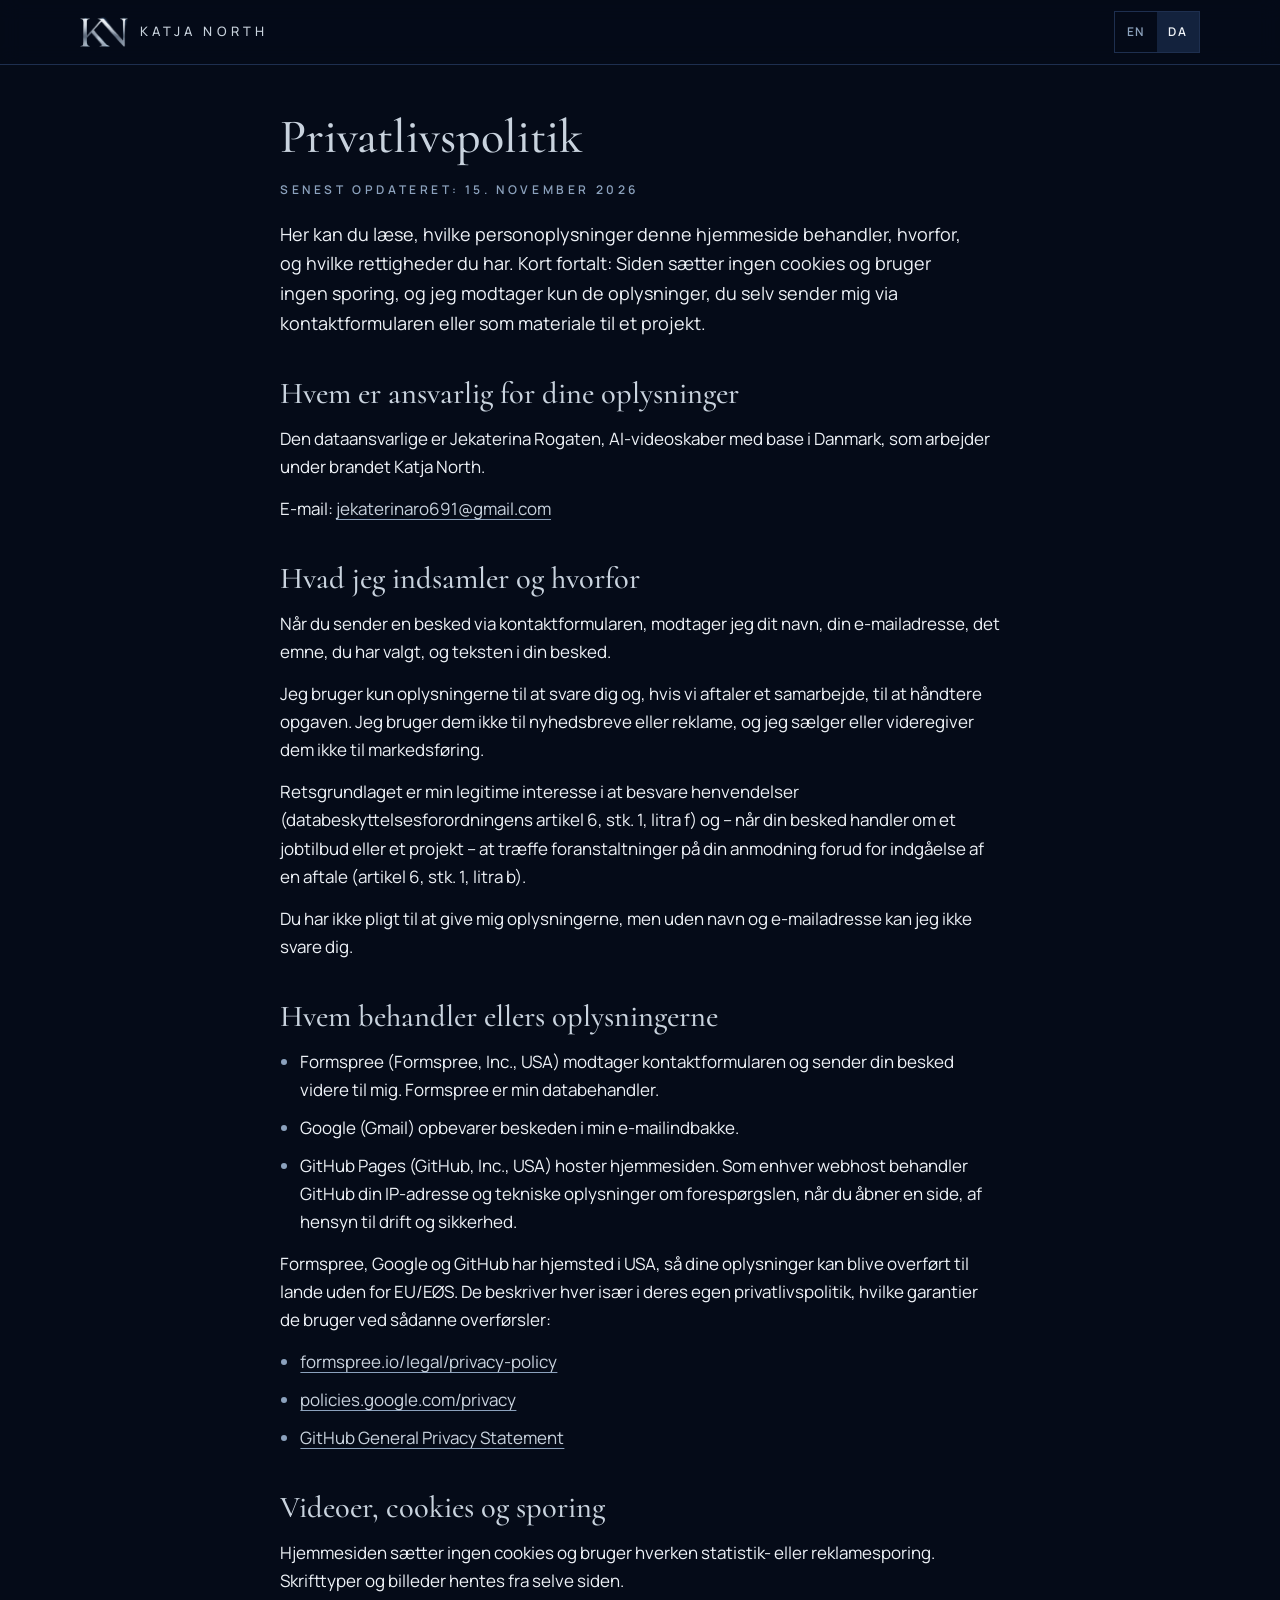
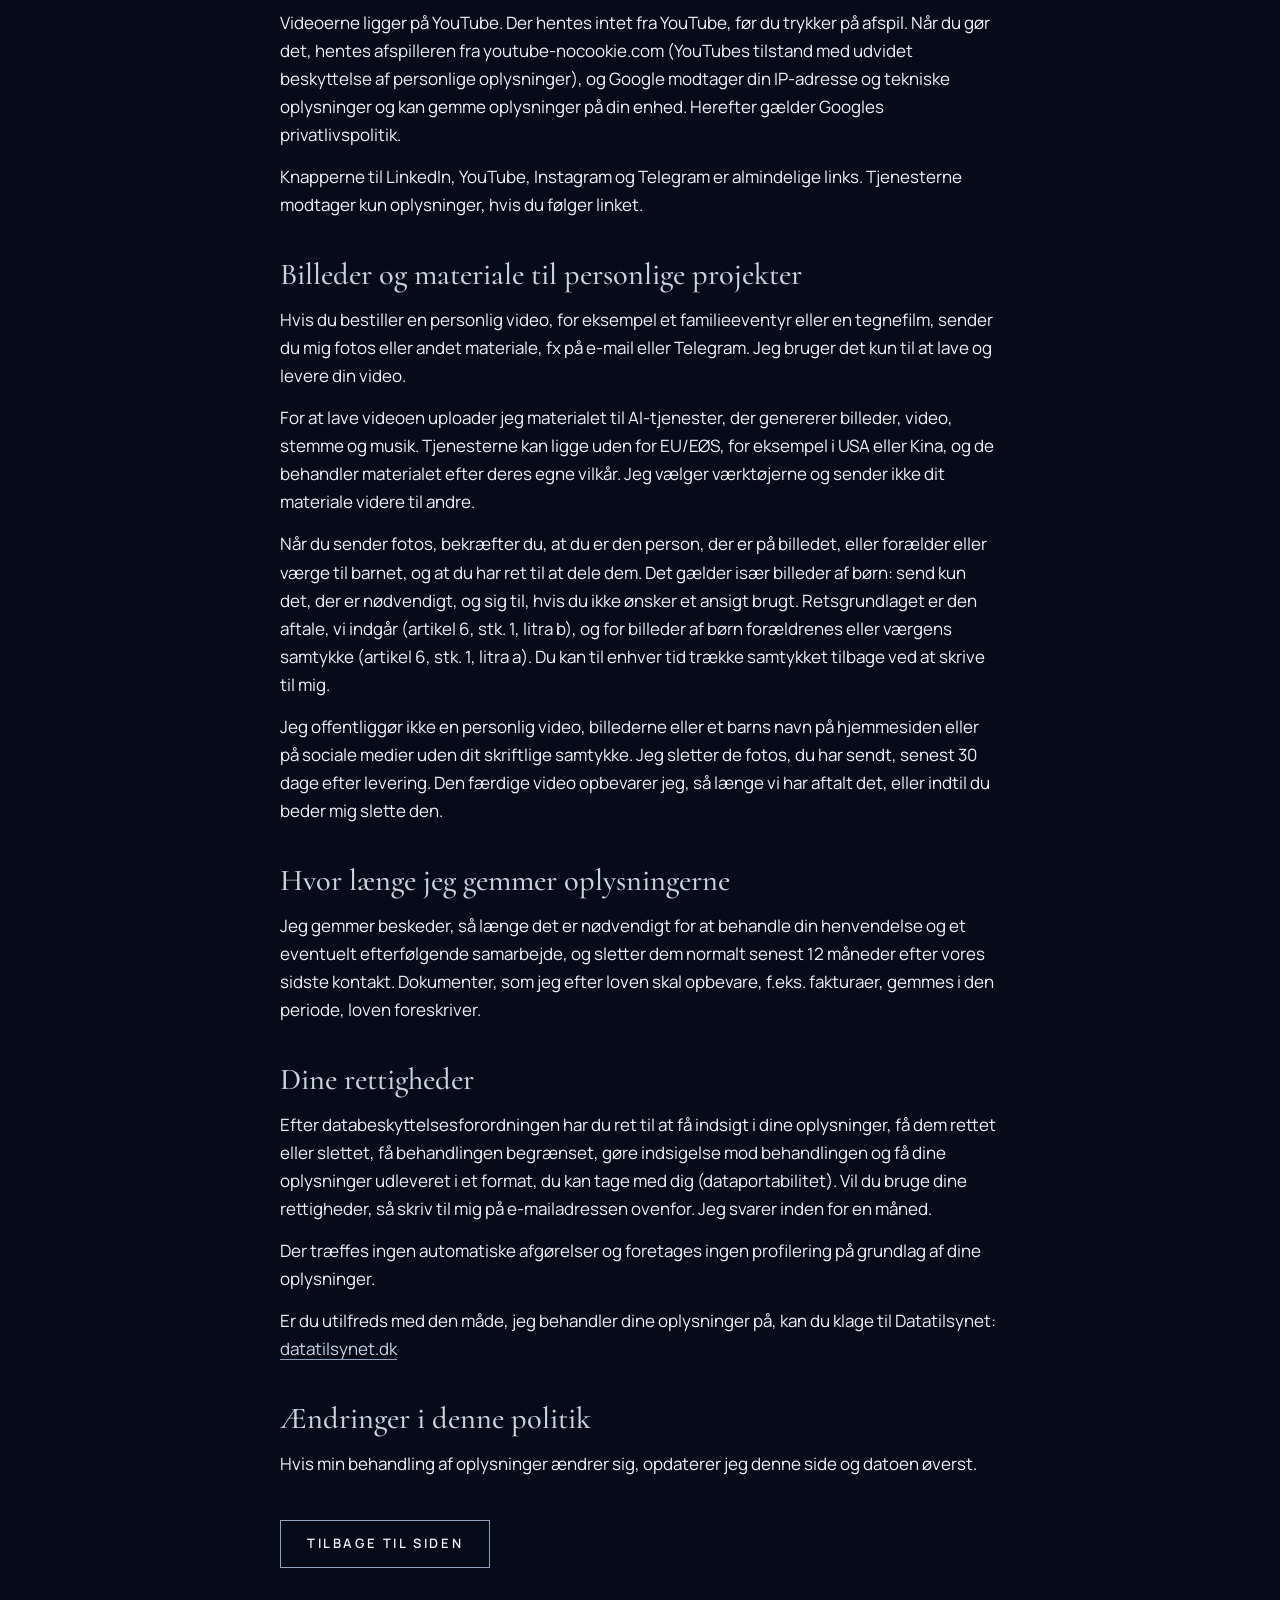
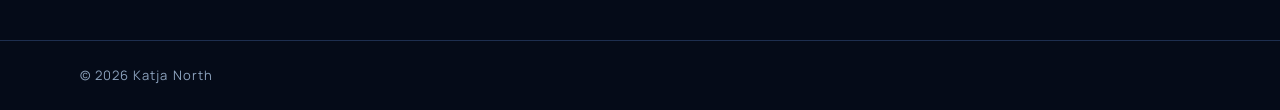
<file: da/privacy.html>
<!doctype html>
<html lang="da">
<head>
<meta charset="utf-8">
<meta name="viewport" content="width=device-width, initial-scale=1, viewport-fit=cover">
<title>Privatlivspolitik — Katja North</title>
<meta name="description" content="Sådan behandler Katja Norths hjemmeside personoplysninger: kontaktformular, videoer, ingen cookies eller sporing og dine rettigheder efter databeskyttelsesforordningen.">
<link rel="canonical" href="https://katjanorth.com/da/privacy.html">
<link rel="alternate" hreflang="en" href="https://katjanorth.com/privacy.html">
<link rel="alternate" hreflang="da" href="https://katjanorth.com/da/privacy.html">
<meta name="theme-color" content="#050B18">
<link rel="icon" href="../assets/img/logo-kn.png" type="image/png">
<link rel="preload" href="../assets/fonts/manrope-latin-wght-normal.woff2" as="font" type="font/woff2" crossorigin>
<link rel="stylesheet" href="../assets/css/style.css">
</head>
<body>
<header class="site-header" id="top">
  <div class="header-inner">
    <a class="brand" href="./" aria-label="Katja North" translate="no">
      <img src="../assets/img/logo-kn.png" width="388" height="245" alt="">
      <span>Katja North</span>
    </a>
    <nav class="lang" aria-label="Language / Sprog" translate="no">
      <!-- LANG:START -->
      <a href="../privacy.html" lang="en" hreflang="en" aria-label="English">EN</a>
      <a href="privacy.html" lang="da" hreflang="da" aria-current="true" aria-label="Dansk">DA</a>
      <!-- LANG:END -->
    </nav>
  </div>
</header>

<main id="main" class="prose-page">
  <div class="wrap prose">
    <h1 data-i18n="priv.title">Privatlivspolitik</h1>
    <p class="eyebrow" data-i18n="priv.updated">Senest opdateret: 15. november 2026</p>
    <p class="lead" data-i18n="priv.intro">Her kan du læse, hvilke personoplysninger denne hjemmeside behandler, hvorfor, og hvilke rettigheder du har. Kort fortalt: Siden sætter ingen cookies og bruger ingen sporing, og jeg modtager kun de oplysninger, du selv sender mig via kontaktformularen eller som materiale til et projekt.</p>

    <h2 data-i18n="priv.h1">Hvem er ansvarlig for dine oplysninger</h2>
    <p data-i18n="priv.c1">Den dataansvarlige er Jekaterina Rogaten, AI-videoskaber med base i Danmark, som arbejder under brandet Katja North.</p>
    <p><span data-i18n="priv.c2">E-mail:</span> <span class="mail" translate="no" data-u="jekaterinaro691" data-d="gmail.com">jekaterinaro691 [at] gmail.com</span></p>

    <h2 data-i18n="priv.h2">Hvad jeg indsamler og hvorfor</h2>
    <p data-i18n="priv.d1">Når du sender en besked via kontaktformularen, modtager jeg dit navn, din e-mailadresse, det emne, du har valgt, og teksten i din besked.</p>
    <p data-i18n="priv.d2">Jeg bruger kun oplysningerne til at svare dig og, hvis vi aftaler et samarbejde, til at håndtere opgaven. Jeg bruger dem ikke til nyhedsbreve eller reklame, og jeg sælger eller videregiver dem ikke til markedsføring.</p>
    <p data-i18n="priv.d3">Retsgrundlaget er min legitime interesse i at besvare henvendelser (databeskyttelsesforordningens artikel 6, stk. 1, litra f) og – når din besked handler om et jobtilbud eller et projekt – at træffe foranstaltninger på din anmodning forud for indgåelse af en aftale (artikel 6, stk. 1, litra b).</p>
    <p data-i18n="priv.d4">Du har ikke pligt til at give mig oplysningerne, men uden navn og e-mailadresse kan jeg ikke svare dig.</p>

    <h2 data-i18n="priv.h3">Hvem behandler ellers oplysningerne</h2>
    <ul>
      <li data-i18n="priv.r1">Formspree (Formspree, Inc., USA) modtager kontaktformularen og sender din besked videre til mig. Formspree er min databehandler.</li>
      <li data-i18n="priv.r2">Google (Gmail) opbevarer beskeden i min e-mailindbakke.</li>
      <li data-i18n="priv.r3">GitHub Pages (GitHub, Inc., USA) hoster hjemmesiden. Som enhver webhost behandler GitHub din IP-adresse og tekniske oplysninger om forespørgslen, når du åbner en side, af hensyn til drift og sikkerhed.</li>
    </ul>
    <p data-i18n="priv.r4">Formspree, Google og GitHub har hjemsted i USA, så dine oplysninger kan blive overført til lande uden for EU/EØS. De beskriver hver især i deres egen privatlivspolitik, hvilke garantier de bruger ved sådanne overførsler:</p>
    <ul class="links" translate="no">
      <li><a href="https://formspree.io/legal/privacy-policy" target="_blank" rel="noopener">formspree.io/legal/privacy-policy</a></li>
      <li><a href="https://policies.google.com/privacy" target="_blank" rel="noopener">policies.google.com/privacy</a></li>
      <li><a href="https://docs.github.com/site-policy/privacy-policies/github-general-privacy-statement" target="_blank" rel="noopener">GitHub General Privacy Statement</a></li>
    </ul>

    <h2 data-i18n="priv.h4">Videoer, cookies og sporing</h2>
    <p data-i18n="priv.v1">Hjemmesiden sætter ingen cookies og bruger hverken statistik- eller reklamesporing. Skrifttyper og billeder hentes fra selve siden.</p>
    <p data-i18n="priv.v2">Videoerne ligger på YouTube. Der hentes intet fra YouTube, før du trykker på afspil. Når du gør det, hentes afspilleren fra youtube-nocookie.com (YouTubes tilstand med udvidet beskyttelse af personlige oplysninger), og Google modtager din IP-adresse og tekniske oplysninger og kan gemme oplysninger på din enhed. Herefter gælder Googles privatlivspolitik.</p>
    <p data-i18n="priv.v3">Knapperne til LinkedIn, YouTube, Instagram og Telegram er almindelige links. Tjenesterne modtager kun oplysninger, hvis du følger linket.</p>

    <h2 data-i18n="priv.h8">Billeder og materiale til personlige projekter</h2>
    <p data-i18n="priv.f1">Hvis du bestiller en personlig video, for eksempel et familieeventyr eller en tegnefilm, sender du mig fotos eller andet materiale, fx på e-mail eller Telegram. Jeg bruger det kun til at lave og levere din video.</p>
    <p data-i18n="priv.f2">For at lave videoen uploader jeg materialet til AI-tjenester, der genererer billeder, video, stemme og musik. Tjenesterne kan ligge uden for EU/EØS, for eksempel i USA eller Kina, og de behandler materialet efter deres egne vilkår. Jeg vælger værktøjerne og sender ikke dit materiale videre til andre.</p>
    <p data-i18n="priv.f3">Når du sender fotos, bekræfter du, at du er den person, der er på billedet, eller forælder eller værge til barnet, og at du har ret til at dele dem. Det gælder især billeder af børn: send kun det, der er nødvendigt, og sig til, hvis du ikke ønsker et ansigt brugt. Retsgrundlaget er den aftale, vi indgår (artikel 6, stk. 1, litra b), og for billeder af børn forældrenes eller værgens samtykke (artikel 6, stk. 1, litra a). Du kan til enhver tid trække samtykket tilbage ved at skrive til mig.</p>
    <p data-i18n="priv.f4">Jeg offentliggør ikke en personlig video, billederne eller et barns navn på hjemmesiden eller på sociale medier uden dit skriftlige samtykke. Jeg sletter de fotos, du har sendt, senest 30 dage efter levering. Den færdige video opbevarer jeg, så længe vi har aftalt det, eller indtil du beder mig slette den.</p>

    <h2 data-i18n="priv.h5">Hvor længe jeg gemmer oplysningerne</h2>
    <p data-i18n="priv.k1">Jeg gemmer beskeder, så længe det er nødvendigt for at behandle din henvendelse og et eventuelt efterfølgende samarbejde, og sletter dem normalt senest 12 måneder efter vores sidste kontakt. Dokumenter, som jeg efter loven skal opbevare, f.eks. fakturaer, gemmes i den periode, loven foreskriver.</p>

    <h2 data-i18n="priv.h6">Dine rettigheder</h2>
    <p data-i18n="priv.y1">Efter databeskyttelsesforordningen har du ret til at få indsigt i dine oplysninger, få dem rettet eller slettet, få behandlingen begrænset, gøre indsigelse mod behandlingen og få dine oplysninger udleveret i et format, du kan tage med dig (dataportabilitet). Vil du bruge dine rettigheder, så skriv til mig på e-mailadressen ovenfor. Jeg svarer inden for en måned.</p>
    <p data-i18n="priv.y2">Der træffes ingen automatiske afgørelser og foretages ingen profilering på grundlag af dine oplysninger.</p>
    <p><span data-i18n="priv.y3">Er du utilfreds med den måde, jeg behandler dine oplysninger på, kan du klage til Datatilsynet:</span> <a href="https://www.datatilsynet.dk" target="_blank" rel="noopener" translate="no">datatilsynet.dk</a></p>

    <h2 data-i18n="priv.h7">Ændringer i denne politik</h2>
    <p data-i18n="priv.z1">Hvis min behandling af oplysninger ændrer sig, opdaterer jeg denne side og datoen øverst.</p>

    <p class="back"><a class="btn" href="./" data-i18n="priv.back">Tilbage til siden</a></p>
  </div>
</main>

<footer class="site-footer">
  <div class="wrap footer-inner"><span translate="no">© 2026 Katja North</span></div>
</footer>

<script src="../assets/js/mail.js" defer></script>
</body>
</html>
</file>
<file: assets/css/style.css>
/* Katja North — одна страница: ночной синий, серебро, холодный стальной акцент. */
@font-face{font-family:"Manrope";src:url("../fonts/manrope-latin-wght-normal.woff2") format("woff2");font-weight:200 800;font-display:swap;unicode-range:U+0000-00FF,U+0131,U+0152-0153,U+02BB-02BC,U+02C6,U+02DA,U+02DC,U+2000-206F,U+20AC,U+2122,U+2191,U+2193,U+2212,U+2215,U+FEFF,U+FFFD}
@font-face{font-family:"Manrope";src:url("../fonts/manrope-latin-ext-wght-normal.woff2") format("woff2");font-weight:200 800;font-display:swap;unicode-range:U+0100-02BA,U+02BD-02C5,U+02C7-02CC,U+02CE-02D7,U+02DD-02FF,U+1E00-1E9F,U+1EF2-1EFF,U+2020,U+20A0-20AB,U+20AD-20C0,U+2113,U+2C60-2C7F,U+A720-A7FF}
@font-face{font-family:"Cormorant";src:url("../fonts/cormorant-latin-wght-normal.woff2") format("woff2");font-weight:300 700;font-display:swap;unicode-range:U+0000-00FF,U+0131,U+0152-0153,U+02BB-02BC,U+02C6,U+02DA,U+02DC,U+2000-206F,U+20AC,U+2122,U+2191,U+2193,U+2212,U+2215,U+FEFF,U+FFFD}
@font-face{font-family:"Cormorant";src:url("../fonts/cormorant-latin-ext-wght-normal.woff2") format("woff2");font-weight:300 700;font-display:swap;unicode-range:U+0100-02BA,U+02BD-02C5,U+02C7-02CC,U+02CE-02D7,U+02DD-02FF,U+1E00-1E9F,U+1EF2-1EFF,U+2020,U+20A0-20AB,U+20AD-20C0,U+2113,U+2C60-2C7F,U+A720-A7FF}

:root{
  color-scheme:dark;
  --bg:#050B18;
  --bg-2:#0A1428;
  --surface:#13223D;
  --line:#1e2f4f;
  --accent:#8CA2BD;
  --silver:#C9D3DE;
  --text:#EEF2F7;
  --on-accent:#050B18;
  --ok:#9fd8b4;
  --err:#f0a6a6;
  --display:"Cormorant","Times New Roman",Georgia,serif;
  --body:"Manrope",system-ui,-apple-system,"Segoe UI",Arial,sans-serif;
  --header-h:64px;
  --gutter-l:max(20px,env(safe-area-inset-left,0px));
  --gutter-r:max(20px,env(safe-area-inset-right,0px));
}

*,*::before,*::after{box-sizing:border-box}
html{scroll-behavior:smooth;-webkit-text-size-adjust:100%}
body{margin:0;background:var(--bg);color:var(--text);font-family:var(--body);font-size:1.0625rem;line-height:1.65}
img{max-width:100%;height:auto;display:block}
a{color:inherit}
h1,h2,h3,p,ul,figure{margin:0}
ul{padding:0;list-style:none}
button,input,select,textarea{font:inherit;color:inherit}
:focus-visible{outline:2px solid var(--text);outline-offset:3px}
[id]{scroll-margin-top:calc(var(--header-h) + env(safe-area-inset-top,0px))}

.wrap{max-width:1160px;margin-inline:auto;padding-left:var(--gutter-l);padding-right:var(--gutter-r)}
.skip{position:absolute;left:-999px;top:0;background:var(--accent);color:var(--on-accent);padding:10px 16px;z-index:100}
.skip:focus{left:8px;top:8px}

/* ---------- Шапка, меню, язык ---------- */
.site-header{position:fixed;inset:0 0 auto;z-index:50;padding-top:env(safe-area-inset-top,0px);background:rgba(5,11,24,.88);backdrop-filter:blur(10px);-webkit-backdrop-filter:blur(10px);border-bottom:1px solid var(--line)}
.header-inner{max-width:1160px;margin-inline:auto;height:var(--header-h);display:flex;align-items:center;gap:12px;padding-left:var(--gutter-l);padding-right:var(--gutter-r)}
.brand{display:flex;align-items:center;gap:12px;text-decoration:none;color:var(--silver);font-size:.8125rem;font-weight:500;letter-spacing:.32em;text-transform:uppercase;white-space:nowrap;min-height:44px;margin-right:auto}
.brand img{height:30px;width:auto}
.site-nav{display:flex;align-items:center;gap:4px}
.site-nav a{display:flex;align-items:center;min-height:44px;padding:0 14px;text-decoration:none;font-size:.8125rem;font-weight:500;letter-spacing:.18em;text-transform:uppercase;color:var(--silver);transition:color .2s}
.site-nav a:hover,.site-nav a.is-active{color:var(--text)}
.site-nav a.is-active{text-decoration:underline;text-decoration-color:var(--accent);text-underline-offset:8px}
.site-nav .nav-cta{border:1px solid var(--accent);margin-left:8px;min-height:40px;text-decoration:none!important}
.site-nav .nav-cta:hover{background:var(--accent);color:var(--on-accent)}
.lang{display:flex;border:1px solid var(--line)}
.lang a{display:flex;align-items:center;justify-content:center;min-width:42px;min-height:40px;padding:0 8px;text-decoration:none;font-size:.75rem;font-weight:600;letter-spacing:.14em;color:var(--accent)}
.lang a[aria-current="true"]{background:var(--surface);color:var(--text)}
.lang a:hover{color:var(--text)}
.menu-btn{display:none;width:44px;height:44px;padding:0;background:none;border:0;cursor:pointer;flex-direction:column;justify-content:center;align-items:center;gap:6px}
.menu-btn span{display:block;width:26px;height:2px;background:var(--text);transition:transform .25s,opacity .2s}
.menu-btn[aria-expanded="true"] span:nth-child(1){transform:translateY(8px) rotate(45deg)}
.menu-btn[aria-expanded="true"] span:nth-child(2){opacity:0}
.menu-btn[aria-expanded="true"] span:nth-child(3){transform:translateY(-8px) rotate(-45deg)}

@media (max-width:860px){
  .menu-btn{display:flex}
  .site-nav{position:absolute;left:0;right:0;top:100%;flex-direction:column;align-items:stretch;gap:0;background:var(--bg);border-bottom:1px solid var(--line);padding:4px var(--gutter-r) 16px var(--gutter-l);max-height:calc(100vh - var(--header-h));max-height:calc(100dvh - var(--header-h));overflow-y:auto;visibility:hidden;opacity:0;transform:translateY(-8px);transition:opacity .2s,transform .2s,visibility .2s}
  .site-nav.is-open{visibility:visible;opacity:1;transform:none}
  .site-nav a{min-height:52px;padding:0;font-size:.9375rem;border-bottom:1px solid var(--line)}
  .site-nav .nav-cta{margin:14px 0 0;justify-content:center;min-height:48px}
}
@media (max-width:520px){
  .brand span{display:none}
}

/* ---------- Общие элементы ---------- */
.eyebrow{font-size:.75rem;font-weight:600;letter-spacing:.3em;text-transform:uppercase;color:var(--accent)}
h1,h2{font-family:var(--display);font-weight:500;line-height:1.08;text-wrap:balance;color:var(--silver)}
h1{font-size:clamp(1.9rem,4.2vw,3rem)}
h2{font-size:clamp(1.9rem,4.4vw,3rem);margin-top:10px}
h3{font-family:var(--display);font-weight:600;font-size:1.5rem;line-height:1.2;color:var(--silver)}
.btn{display:inline-flex;align-items:center;justify-content:center;min-height:48px;padding:0 26px;border:1px solid var(--accent);background:none;color:var(--text);text-decoration:none;font-size:.8125rem;font-weight:600;letter-spacing:.2em;text-transform:uppercase;cursor:pointer;transition:background .2s,color .2s,border-color .2s}
.btn:hover{border-color:var(--text)}
.btn-primary{background:var(--accent);color:var(--on-accent);font-weight:700}
.btn-primary:hover{background:var(--silver);border-color:var(--silver)}
.section{padding-block:clamp(56px,9vw,112px);border-top:1px solid var(--line)}
.section:nth-of-type(odd){background:linear-gradient(180deg,var(--bg) 0%,var(--bg-2) 50%,var(--bg) 100%)}

/* ---------- Ролики ---------- */
.video{display:flex;flex-direction:column;gap:10px;min-width:0}
.frame{position:relative;background:var(--surface);border:1px solid var(--line);overflow:hidden;max-width:100%}
.wide .frame{aspect-ratio:16/9}
.tall .frame{aspect-ratio:9/16}
.play-btn{position:absolute;inset:0;width:100%;height:100%;padding:0;border:0;background:none;cursor:pointer}
.play-btn img{width:100%;height:100%;object-fit:cover;transition:transform .5s,opacity .3s}
.play-btn:hover img{transform:scale(1.03);opacity:.85}
.play{position:absolute;left:50%;top:50%;width:64px;height:64px;margin:-32px 0 0 -32px;border-radius:50%;background:rgba(5,11,24,.62);border:1px solid var(--silver);transition:background .2s}
.play::after{content:"";position:absolute;left:26px;top:20px;border-style:solid;border-width:12px 0 12px 19px;border-color:transparent transparent transparent var(--text)}
.play-btn:hover .play{background:var(--accent)}
.frame iframe{position:absolute;inset:0;width:100%;height:100%;border:0}
.video figcaption{display:flex;flex-direction:column;gap:2px;font-size:.875rem;line-height:1.4;color:var(--accent)}
.video figcaption strong{font-family:var(--display);font-weight:600;font-size:1.1875rem;line-height:1.25;color:var(--silver)}

.group-title{margin-top:44px;padding-top:16px;border-top:1px solid var(--accent)}
.group-note{margin-top:6px;font-size:.875rem;color:var(--accent)}
.row-mix{display:flex;align-items:flex-start;gap:16px;margin-top:20px}
.row-mix .wide{flex:1.7778 1 0}
.row-mix .tall{flex:.5625 1 0}
.row-two{display:grid;grid-template-columns:repeat(2,minmax(0,1fr));gap:16px;margin-top:24px}
.row-mix + .row-mix{margin-top:24px}
@media (max-width:760px) and (orientation:portrait){
  .row-mix{flex-wrap:wrap;row-gap:24px}
  .row-mix .wide{flex:1 1 100%}
  .row-mix .tall{flex:1 1 calc(50% - 8px)}
  .row-two{grid-template-columns:minmax(0,1fr)}
}

/* ---------- Главный экран: ролик на весь экран; через 4 с низ затемняется и появляются надпись и кнопки ---------- */
.hero{position:relative;min-height:100vh;min-height:100svh;overflow:hidden;background:var(--bg)}
.hero .hero-inner{display:block;width:100%;max-width:none;margin:0;padding:0}
.hero-video{position:absolute;inset:0}
.hero .hero-loop{position:absolute;inset:0;width:100%;height:100%;border:0}
.hero-loop video{position:absolute;inset:0;width:100%;height:100%;object-fit:cover;display:block}
.hero-play{position:absolute;left:50%;top:50%;transform:translate(-50%,-50%);padding:12px 26px;border-radius:999px;border:1px solid var(--silver);background:rgba(5,11,24,.72);color:var(--text);font-weight:600;font-size:1rem;line-height:1;font-family:inherit;letter-spacing:.06em;cursor:pointer;z-index:3}
.hero-play:hover,.hero-play:focus-visible{background:var(--accent);color:var(--on-accent)}
.hero-play[hidden]{display:none}
/* затемнение только снизу: верх ролика остаётся ярким */
.hero::after{content:"";position:absolute;inset:0;z-index:1;pointer-events:none;transition:opacity 2.4s ease;background:linear-gradient(to top,rgba(5,11,24,.94) 0%,rgba(5,11,24,.82) 28%,rgba(5,11,24,.4) 46%,rgba(5,11,24,0) 66%)}
.hero-text{position:absolute;left:0;right:0;bottom:0;z-index:2;display:flex;flex-direction:column;align-items:center;gap:14px;padding:0 20px max(48px,calc(env(safe-area-inset-bottom,0px) + 24px));text-align:center;transition:opacity 1.6s ease .9s,transform 1.6s ease .9s,visibility 0s linear .9s}
.hero-actions{display:flex;flex-wrap:wrap;justify-content:center;gap:12px;margin-top:6px}
/* пока у раздела класс .intro: низ не затемнён, надписи нет. Класс снимает main.js (через 4 с после старта ролика) */
.hero.quick::after,.hero.quick .hero-text{transition:none}   /* экономия/запрет автозапуска: текст сразу, без плавного появления */
.hero.intro::after{opacity:0}
.hero.intro .hero-text{opacity:0;visibility:hidden;transform:translateY(14px);transition-delay:0s}
@media (orientation:landscape) and (max-height:560px){
  .hero-text{gap:8px;padding-bottom:20px}
  .hero-actions{margin-top:2px}
  h1{font-size:clamp(1.5rem,7vh,2.2rem)}
}

/* ---------- Услуги ---------- */
.lead{max-width:62ch;margin-top:18px;font-size:1.125rem;color:var(--text)}
.services{display:grid;grid-template-columns:repeat(3,minmax(0,1fr));gap:16px;margin-top:36px}
.services article{background:var(--surface);border:1px solid var(--line);display:flex;flex-direction:column;overflow:hidden}
.card-body{display:flex;flex-direction:column;gap:10px;flex:1;padding:20px 24px 12px}
.services p{font-size:1rem;line-height:1.55}
.card-actions{display:flex;flex-wrap:wrap;gap:4px 22px;margin-top:auto;padding-top:6px}
.card-link{display:inline-flex;align-items:center;min-height:44px;color:var(--silver);font-size:.75rem;font-weight:600;letter-spacing:.16em;text-transform:uppercase;text-decoration:underline;text-decoration-color:var(--accent);text-underline-offset:6px;transition:color .2s}
.card-link::after{content:"\2192";margin-left:8px;transition:transform .2s}
.card-link:hover{color:var(--text)}
.card-link:hover::after{transform:translateX(4px)}
.frame{transition:box-shadow .4s,border-color .4s}
.video.is-target .frame{border-color:var(--text);box-shadow:0 0 0 3px var(--accent)}
@media (max-width:900px){.services{grid-template-columns:repeat(2,minmax(0,1fr))}}
@media (max-width:560px){.services{grid-template-columns:minmax(0,1fr)}}

/* ---------- Обо мне ---------- */
.about{display:grid;grid-template-columns:minmax(0,340px) minmax(0,1fr);gap:32px 56px;align-items:start;margin-top:36px}
.about-photo{width:100%;border:1px solid var(--line)}
.about-text{display:flex;flex-direction:column;gap:16px;max-width:65ch}
@media (max-width:760px){
  .about{grid-template-columns:minmax(0,1fr)}
  .about-photo{max-width:240px}
}
@media (max-width:760px) and (orientation:landscape){
  .about{grid-template-columns:minmax(0,220px) minmax(0,1fr);gap:24px}
}

/* ---------- Контакты ---------- */
.contact{display:grid;grid-template-columns:minmax(0,260px) minmax(0,560px);gap:32px 56px;align-items:start;margin-top:36px}
.socials{display:flex;flex-direction:column;gap:12px}
.socials a{display:flex;align-items:center;gap:14px;min-height:52px;padding:0 20px;border:1px solid var(--accent);text-decoration:none;color:var(--text);font-size:.8125rem;font-weight:600;letter-spacing:.2em;text-transform:uppercase;transition:background .2s,border-color .2s}
.socials svg{flex:none;color:var(--silver)}
.socials a:hover{background:var(--surface);border-color:var(--text)}
.form{display:flex;flex-direction:column;gap:16px;background:var(--surface);border:1px solid var(--line);padding:clamp(20px,4vw,32px)}
.field{display:flex;flex-direction:column;gap:6px}
.field label{font-size:.75rem;font-weight:600;letter-spacing:.16em;text-transform:uppercase;color:var(--silver)}
.field input,.field select,.field textarea{width:100%;min-height:52px;padding:12px 16px;background:var(--bg);border:1px solid var(--accent);border-radius:6px;color:var(--text);font-size:1rem}
.field textarea{min-height:160px;resize:vertical;line-height:1.5}
.field select{appearance:none;-webkit-appearance:none;padding-right:44px;background-image:linear-gradient(45deg,transparent 50%,var(--silver) 50%),linear-gradient(135deg,var(--silver) 50%,transparent 50%);background-position:calc(100% - 23px) 50%,calc(100% - 17px) 50%;background-size:6px 6px;background-repeat:no-repeat}
.field input:focus,.field select:focus,.field textarea:focus{outline:2px solid var(--text);outline-offset:1px}
.field .invalid{border-color:var(--err)}
.hp{position:absolute;left:-9999px;width:1px;height:1px;opacity:0}
.form-send{width:100%;min-height:56px;border-radius:6px}
.form-send[disabled]{opacity:.6;cursor:default}
.form-status{min-height:1.5em;font-size:.9375rem}
.form-status.ok{color:var(--ok)}
.form-status.err{color:var(--err)}
@media (max-width:860px){
  .contact{grid-template-columns:minmax(0,1fr)}
  .socials{flex-direction:row;flex-wrap:wrap}
  .socials li{flex:1 1 calc(50% - 6px)}
}
@media (max-width:420px){.socials a{padding:0 14px;gap:10px;letter-spacing:.12em}}

.form-note{font-size:.8125rem;line-height:1.5;color:var(--accent)}
.form-note a,.footer-inner a,.prose a:not(.btn){color:var(--silver);text-decoration:underline;text-decoration-color:var(--accent);text-underline-offset:4px}
.form-note a:hover,.footer-inner a:hover,.prose a:not(.btn):hover{color:var(--text)}
.footer-inner{display:flex;flex-wrap:wrap;align-items:center;justify-content:space-between;gap:8px 24px}
.footer-inner a{display:inline-flex;align-items:center;min-height:44px}

/* ---------- Текстовая страница (политика конфиденциальности) ---------- */
.prose-page{padding-block:calc(var(--header-h) + env(safe-area-inset-top,0px) + 48px) 72px}
.prose{max-width:760px;display:flex;flex-direction:column;gap:14px}
.prose h1{margin-bottom:2px}
.prose h2{font-size:clamp(1.5rem,3vw,1.9rem);margin-top:26px}
.prose .lead{margin-top:6px}
.prose ul{display:flex;flex-direction:column;gap:10px;padding-left:1.2em;list-style:disc}
.prose ul.links{overflow-wrap:anywhere}
.prose li::marker{color:var(--accent)}
.prose .back{margin-top:28px}

.site-footer{border-top:1px solid var(--line);padding-block:24px calc(24px + env(safe-area-inset-bottom,0px));font-size:.8125rem;color:var(--accent);letter-spacing:.08em}

@media (prefers-reduced-motion:reduce){
  html{scroll-behavior:auto}
  *,*::before,*::after{transition:none!important}
}

/* ---------- Карточки услуг с кадром-примером ---------- */
.sr{position:absolute;width:1px;height:1px;overflow:hidden;clip:rect(0 0 0 0);white-space:nowrap}
.card-thumb{position:relative;display:block;aspect-ratio:16/9;overflow:hidden;background:var(--bg-2)}
.card-thumb img{width:100%;height:100%;object-fit:cover;object-position:center 30%;display:block;transition:transform .5s,opacity .3s}
.card-thumb:hover img,.card-thumb:focus-visible img{transform:scale(1.04);opacity:.85}
.card-thumb .play{width:48px;height:48px;margin:-24px 0 0 -24px}
.card-thumb .play::after{left:19px;top:14px;border-width:10px 0 10px 16px}
.card-thumb:hover .play,.card-thumb:focus-visible .play{background:var(--accent)}
@media (max-width:560px){
  .services article{flex-direction:row;align-items:stretch}
  .card-thumb{flex:none;width:112px;aspect-ratio:auto}
  .card-thumb .play{width:36px;height:36px;margin:-18px 0 0 -18px}
  .card-thumb .play::after{left:14px;top:10px;border-width:8px 0 8px 13px}
  .card-body{padding:16px 16px 8px}
  .services p{font-size:.9375rem;line-height:1.5}
}

/* ---------- «Обо мне»: на телефоне середина сворачивается ---------- */
.about-toggle{display:none;align-self:flex-start;min-height:44px;padding:0 22px;background:none;border:1px solid var(--accent);color:var(--text);font:inherit;font-size:.8125rem;font-weight:600;letter-spacing:.16em;text-transform:uppercase;cursor:pointer}
.about-toggle:hover,.about-toggle:focus-visible{background:var(--surface);border-color:var(--text)}
.about-more{display:flex;flex-direction:column;gap:16px}
@media (max-width:760px){
  .about.is-collapsible .about-more{display:none}
  .about.is-collapsible.is-open .about-more{display:flex}
  .about.is-collapsible .about-toggle{display:inline-flex;align-items:center}
}

/* ---------- Карусель «Maria in Wonderland» ---------- */
.row-two{align-items:start}
.row-stack{display:flex;flex-direction:column;gap:24px;min-width:0}
.carousel-fig{align-items:center}
.carousel-fig figcaption,.car-dots{width:100%;max-width:440px}
.carousel{position:relative;width:100%;max-width:440px}
.car-track{display:flex;overflow-x:auto;scroll-snap-type:x mandatory;overscroll-behavior-x:contain;scrollbar-width:none;border:1px solid var(--line);background:var(--surface)}
.car-track::-webkit-scrollbar{display:none}
.car-track:focus-visible{outline:2px solid var(--silver);outline-offset:2px}
.car-slide{position:relative;flex:0 0 100%;scroll-snap-align:start;aspect-ratio:4/5;background:#f6f3ec}
.car-slide img,.car-slide video{display:block;width:100%;height:100%;object-fit:cover}
.car-btn{position:absolute;top:50%;width:44px;height:44px;margin-top:-22px;padding:0;border-radius:50%;border:1px solid var(--silver);background:rgba(5,11,24,.72);color:var(--text);cursor:pointer;transition:background .2s,opacity .2s}
.car-btn::after{content:"";position:absolute;left:50%;top:50%;width:10px;height:10px;border:solid var(--text);border-width:2px 2px 0 0}
.car-prev{left:8px}.car-prev::after{margin:-5px 0 0 -2px;transform:rotate(-135deg)}
.car-next{right:8px}.car-next::after{margin:-5px 0 0 -8px;transform:rotate(45deg)}
.car-btn:hover:not(:disabled),.car-btn:focus-visible{background:var(--accent)}
.car-btn:disabled{opacity:.3;cursor:default}
.car-dots{display:flex;justify-content:center;gap:2px;margin-top:6px}
.car-dot{width:24px;height:24px;padding:0;border:0;background:none;cursor:pointer;position:relative}
.car-dot::before{content:"";position:absolute;left:50%;top:50%;width:8px;height:8px;margin:-4px 0 0 -4px;border-radius:50%;background:var(--line);transition:background .2s,transform .2s}
.car-dot[aria-current="true"]::before{background:var(--silver);transform:scale(1.3)}
.car-play{position:absolute;left:50%;top:50%;transform:translate(-50%,-50%);padding:12px 26px;border-radius:999px;border:1px solid var(--silver);background:rgba(5,11,24,.72);color:var(--text);font-weight:600;font-size:1rem;line-height:1;font-family:inherit;letter-spacing:.06em;cursor:pointer;z-index:2}
.car-play:hover,.car-play:focus-visible{background:var(--accent);color:var(--on-accent)}
.car-play[hidden]{display:none}
.work-cta{align-self:center;margin-top:4px}
@media (max-width:760px) and (orientation:portrait){.carousel{max-width:none}}
@media (hover:none){.car-btn{display:none}}

.carousel-fig.is-target .car-track{border-color:var(--text);box-shadow:0 0 0 3px var(--accent)}
.car-track{transition:box-shadow .4s,border-color .4s}

/* ---------- Раздел «Процесс» ---------- */
.process{display:grid;grid-template-columns:minmax(0,5fr) minmax(0,7fr);gap:32px 56px;align-items:start;margin-top:36px}
.process-text{display:flex;flex-direction:column;gap:24px}
.steps{list-style:none;counter-reset:st;display:flex;flex-direction:column;gap:14px;margin:0;padding:0}
.steps li{counter-increment:st;display:grid;grid-template-columns:1.6rem minmax(0,1fr);column-gap:16px;row-gap:4px;padding-bottom:14px;border-bottom:1px solid var(--line)}
.steps li::before{content:counter(st);grid-row:1/3;padding-top:.45em;font-size:.8125rem;font-weight:600;letter-spacing:.16em;color:var(--accent)}
.steps strong{font-family:var(--display);font-weight:400;font-size:1.5rem;line-height:1.25;color:var(--silver)}
.steps span{font-size:.9375rem;line-height:1.5;color:var(--accent)}
.process-lang{font-size:1.125rem;color:var(--text)}
.process-note{margin:0;font-size:.9375rem;color:var(--accent)}
.process .lead{margin-top:0}
@media (max-width:900px){.process{grid-template-columns:minmax(0,1fr)}}
</file>
